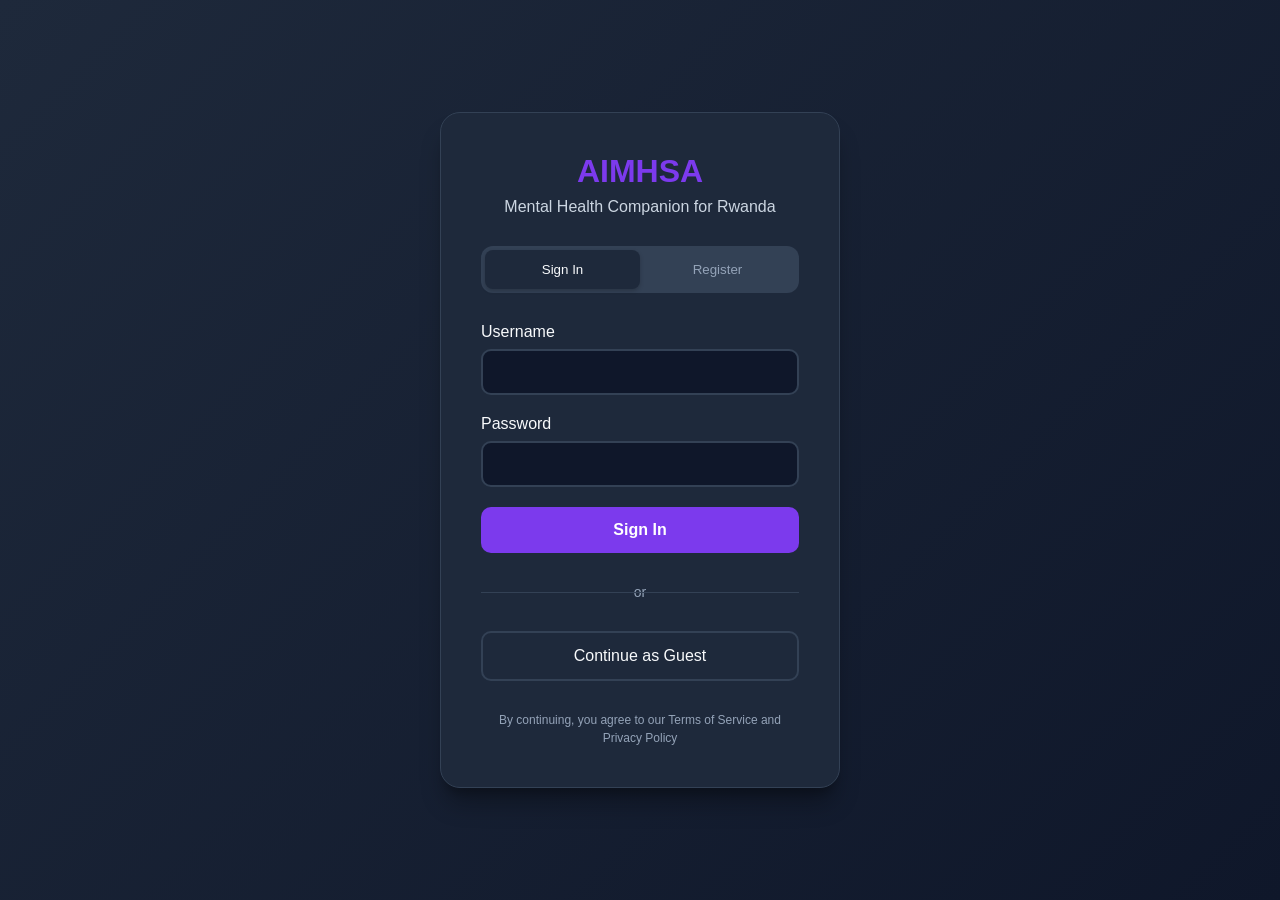
<file: chatbot/auth.html>
<!doctype html>
<html lang="en">
<head>
    <meta charset="utf-8" />
    <meta name="viewport" content="width=device-width,initial-scale=1" />
    <title>AIMHSA - Sign In</title>
    <link rel="stylesheet" href="auth.css" />
</head>
<body>
    <div class="auth-container">
        <div class="auth-card">
            <div class="auth-header">
                <h1 class="brand">AIMHSA</h1>
                <p class="subtitle">Mental Health Companion for Rwanda</p>
            </div>
            
            <div class="auth-tabs">
                <button class="tab-btn active" data-tab="signin">Sign In</button>
                <button class="tab-btn" data-tab="register">Register</button>
            </div>
            
            <form class="auth-form" id="authForm">
                <div class="tab-content" id="signin">
                    <div class="form-group">
                        <label for="loginUsername">Username</label>
                        <input type="text" id="loginUsername" name="loginUsername" required />
                    </div>
                    <div class="form-group">
                        <label for="loginPassword">Password</label>
                        <input type="password" id="loginPassword" name="loginPassword" required />
                    </div>
                    <button type="submit" class="auth-btn" id="signInBtn">Sign In</button>
                </div>
                
                <div class="tab-content hidden" id="register">
                    <div class="form-group">
                        <label for="regUsername">Username</label>
                        <input type="text" id="regUsername" name="regUsername" required />
                    </div>
                    <div class="form-group">
                        <label for="regPassword">Password</label>
                        <input type="password" id="regPassword" name="regPassword" required />
                    </div>
                    <div class="form-group">
                        <label for="regConfirmPassword">Confirm Password</label>
                        <input type="password" id="regConfirmPassword" name="regConfirmPassword" required />
                    </div>
                    <button type="submit" class="auth-btn" id="registerBtn">Create Account</button>
                </div>
            </form>
            
            <div class="auth-divider">
                <span>or</span>
            </div>
            
            <button class="anonymous-btn" id="anonBtn">Continue as Guest</button>
            
            <div class="auth-footer">
                <p>By continuing, you agree to our Terms of Service and Privacy Policy</p>
            </div>
        </div>
    </div>
    
    <script src="auth.js"></script>
</body>
</html>
</file>
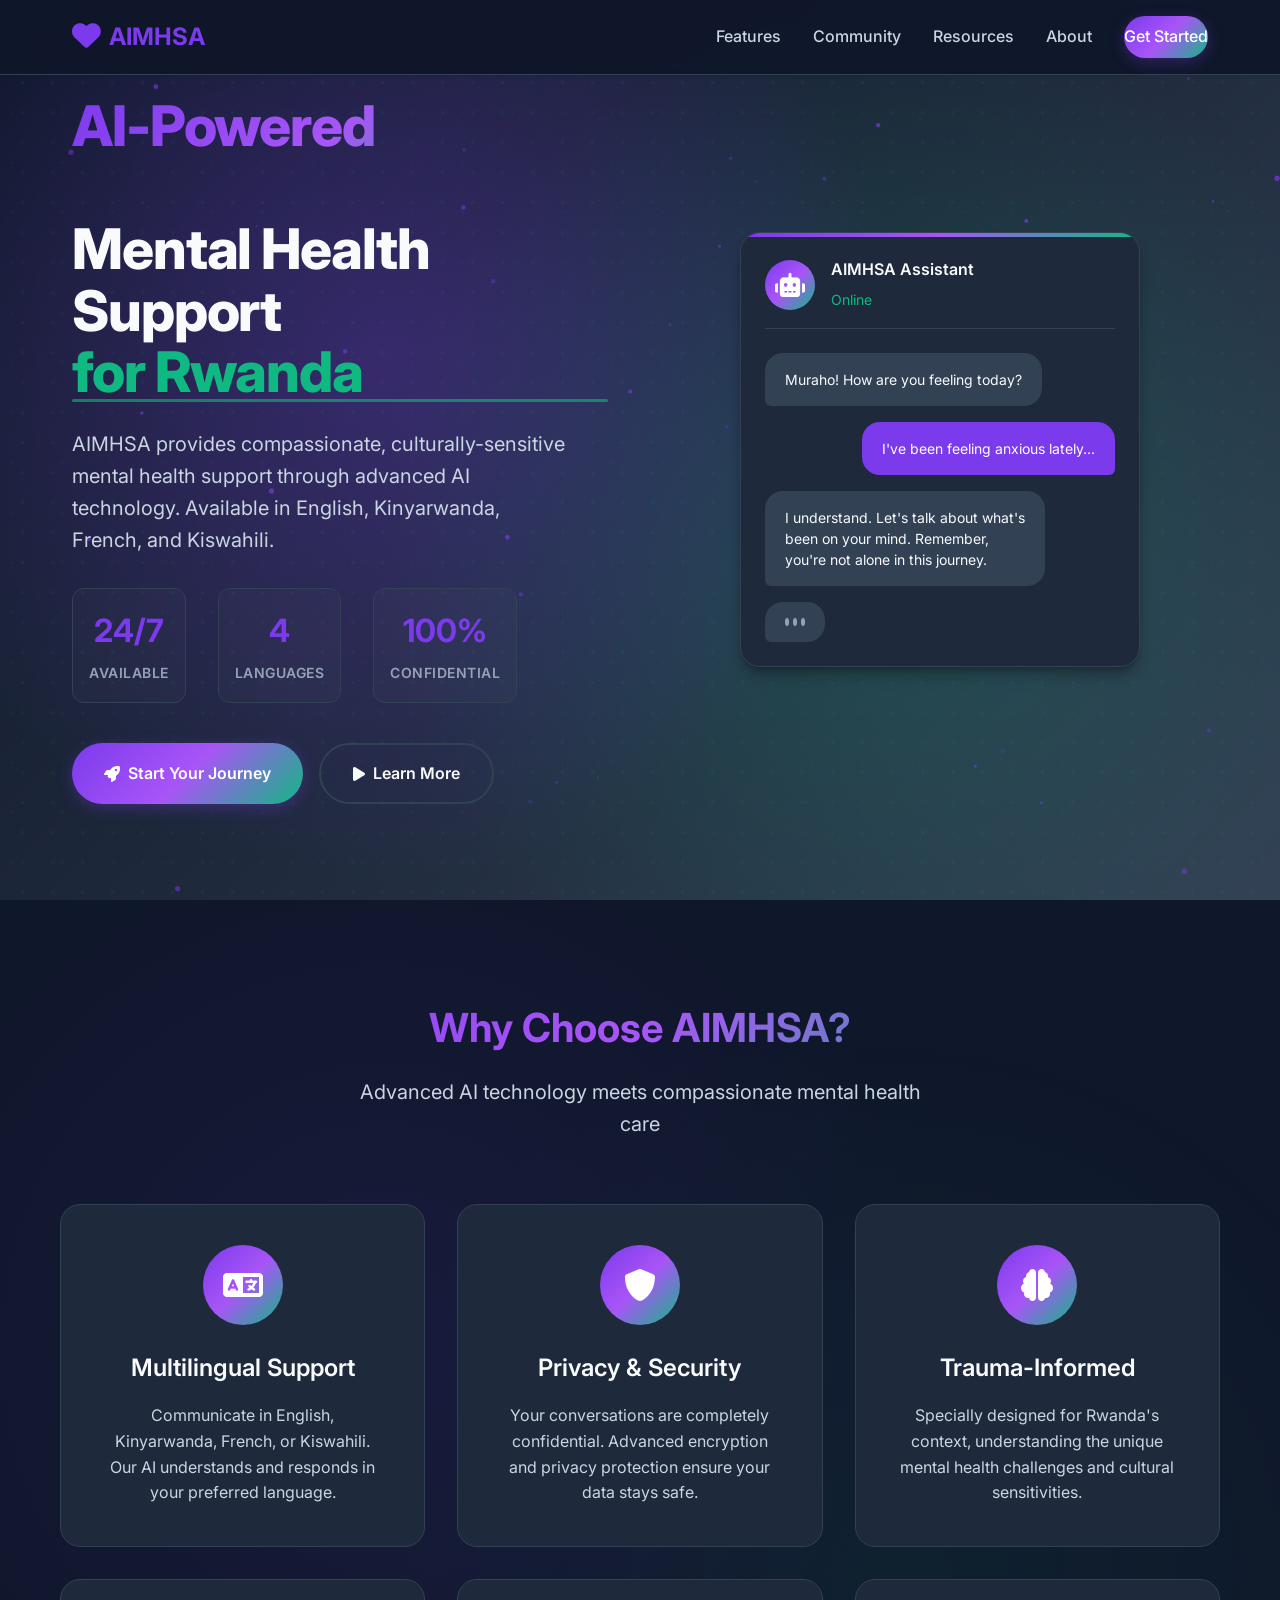
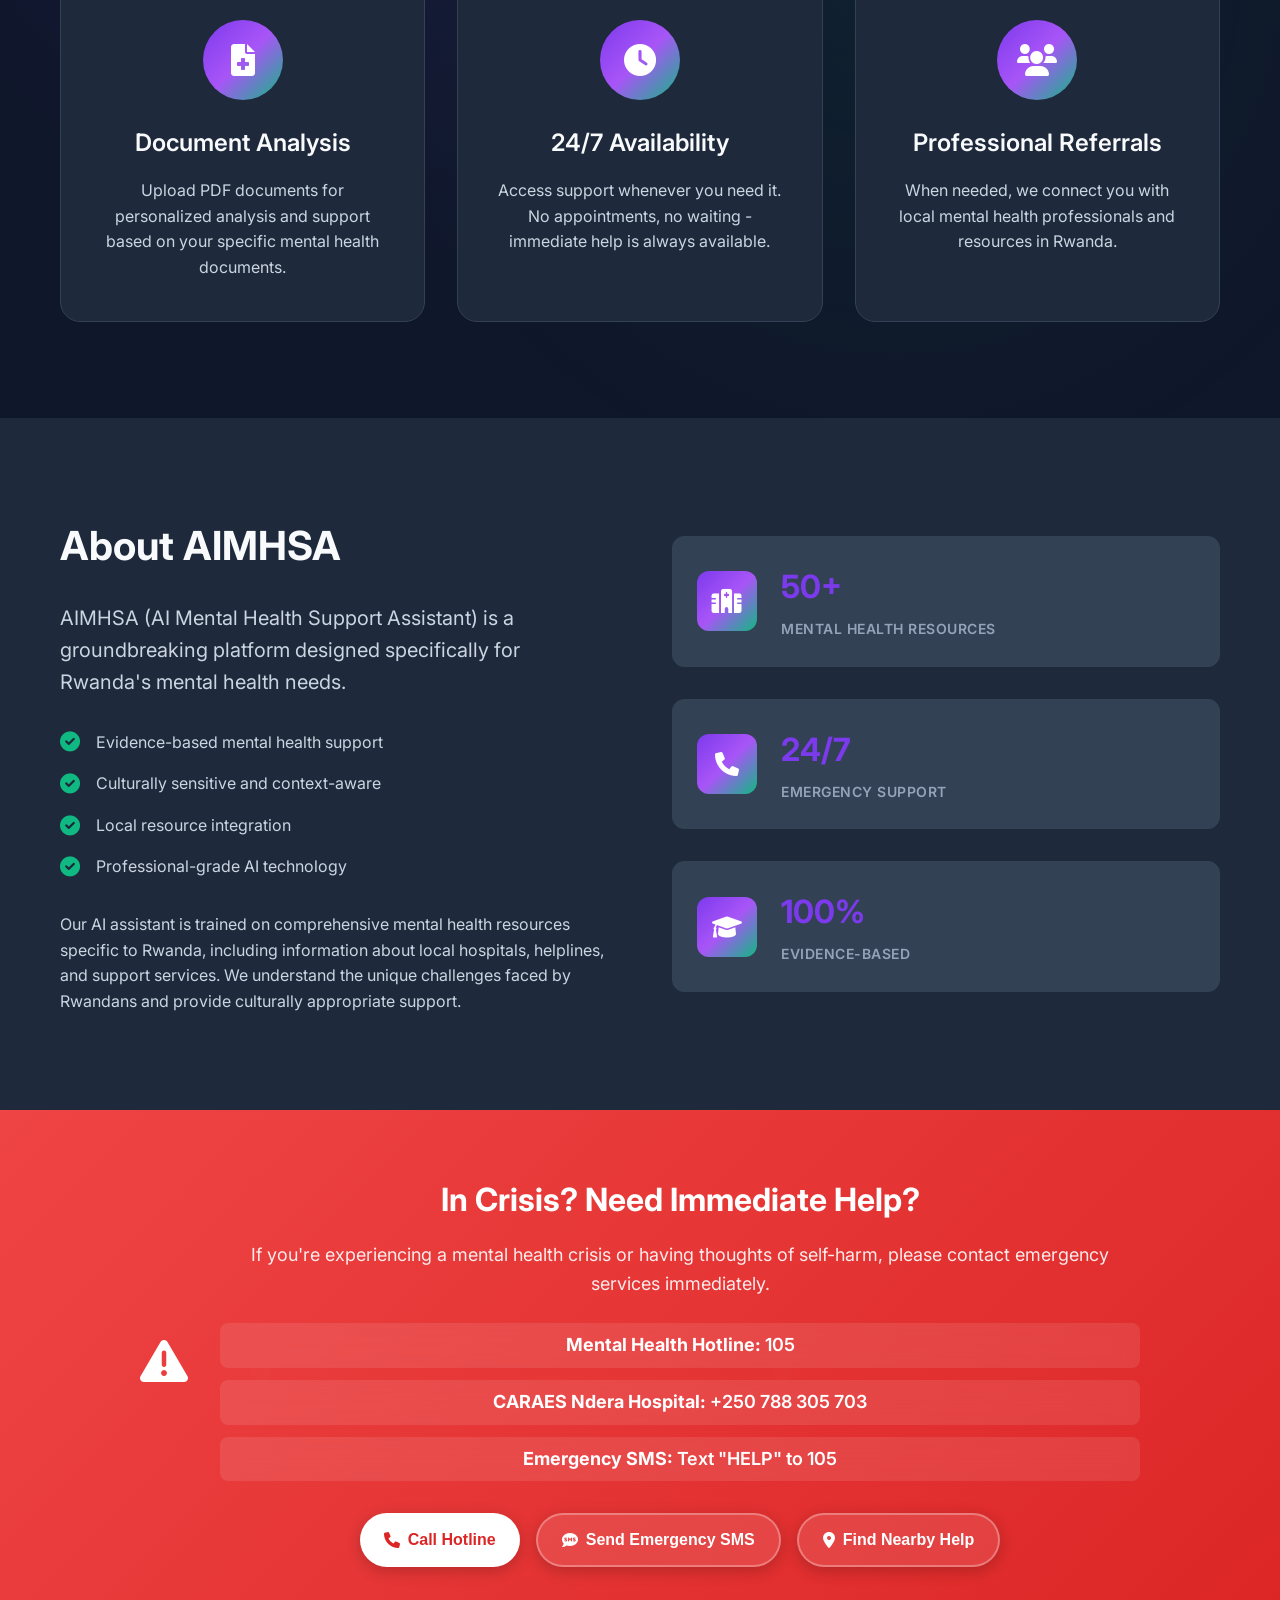
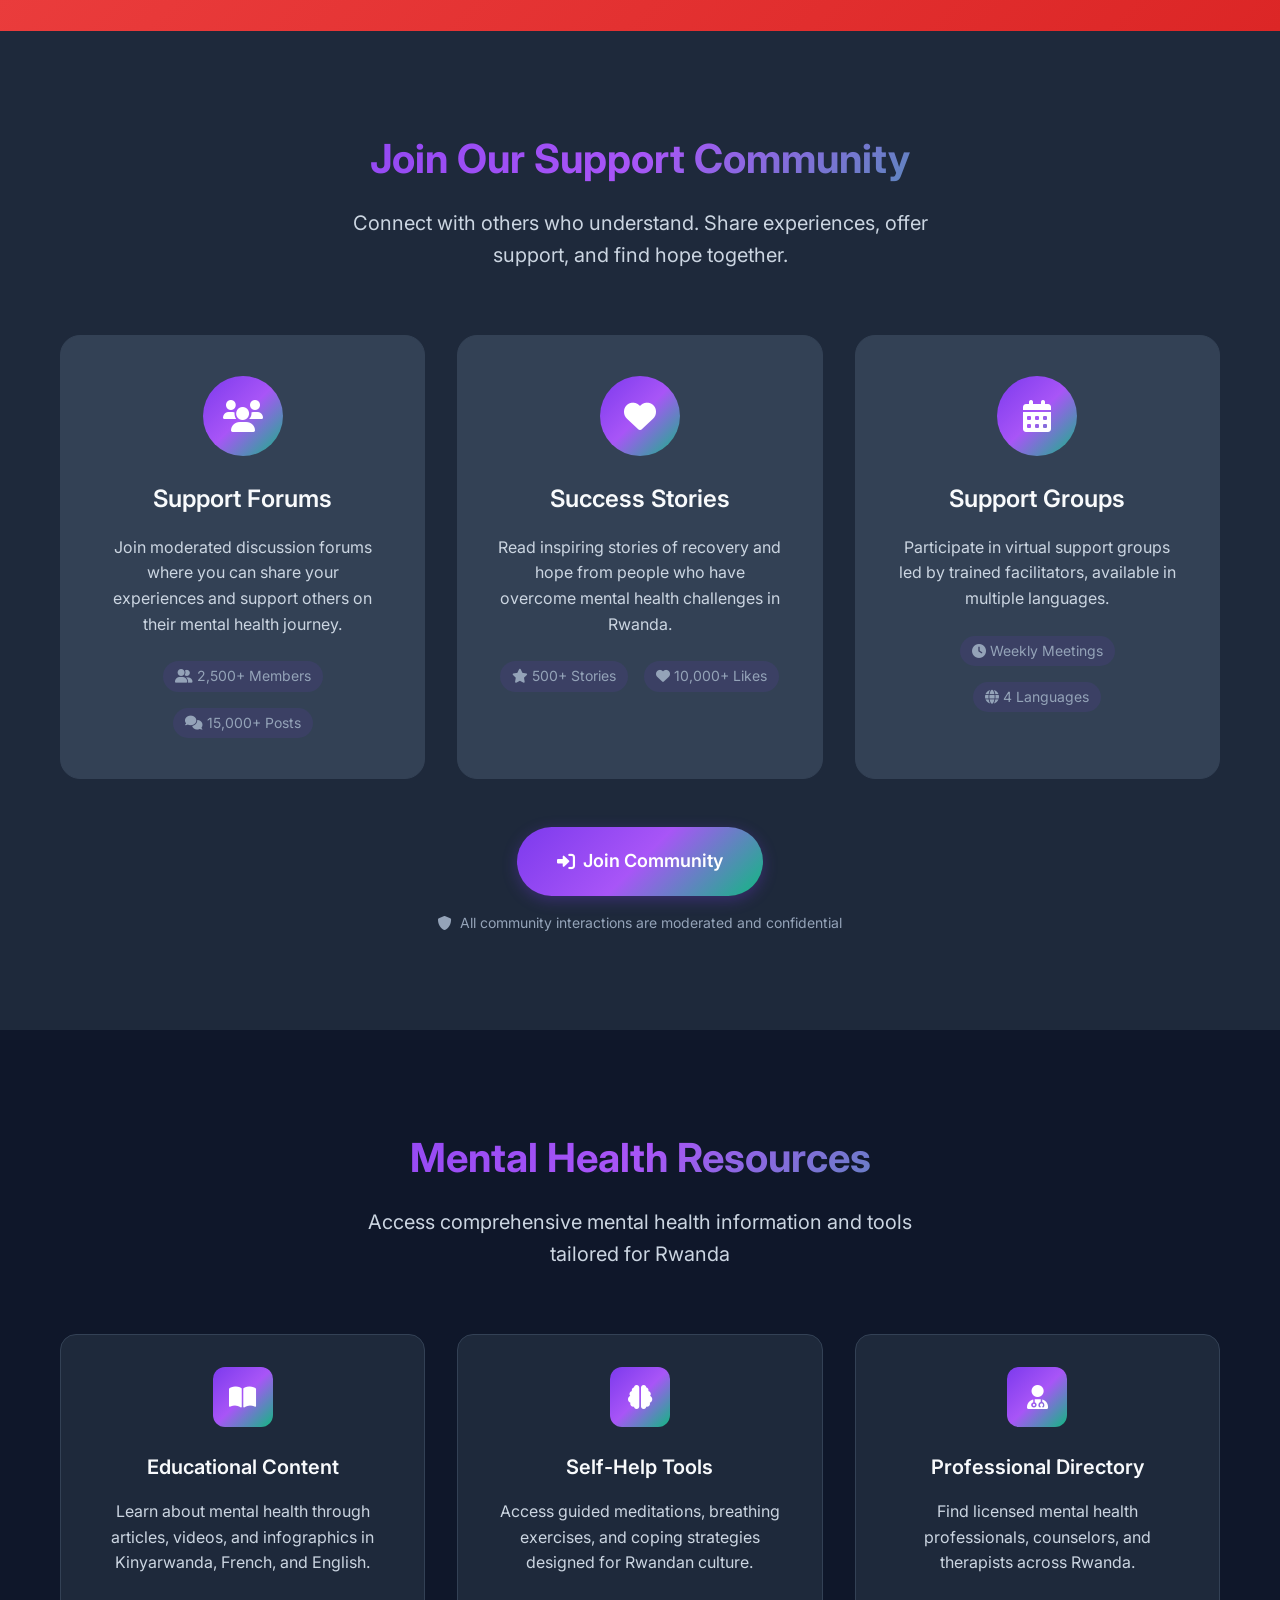
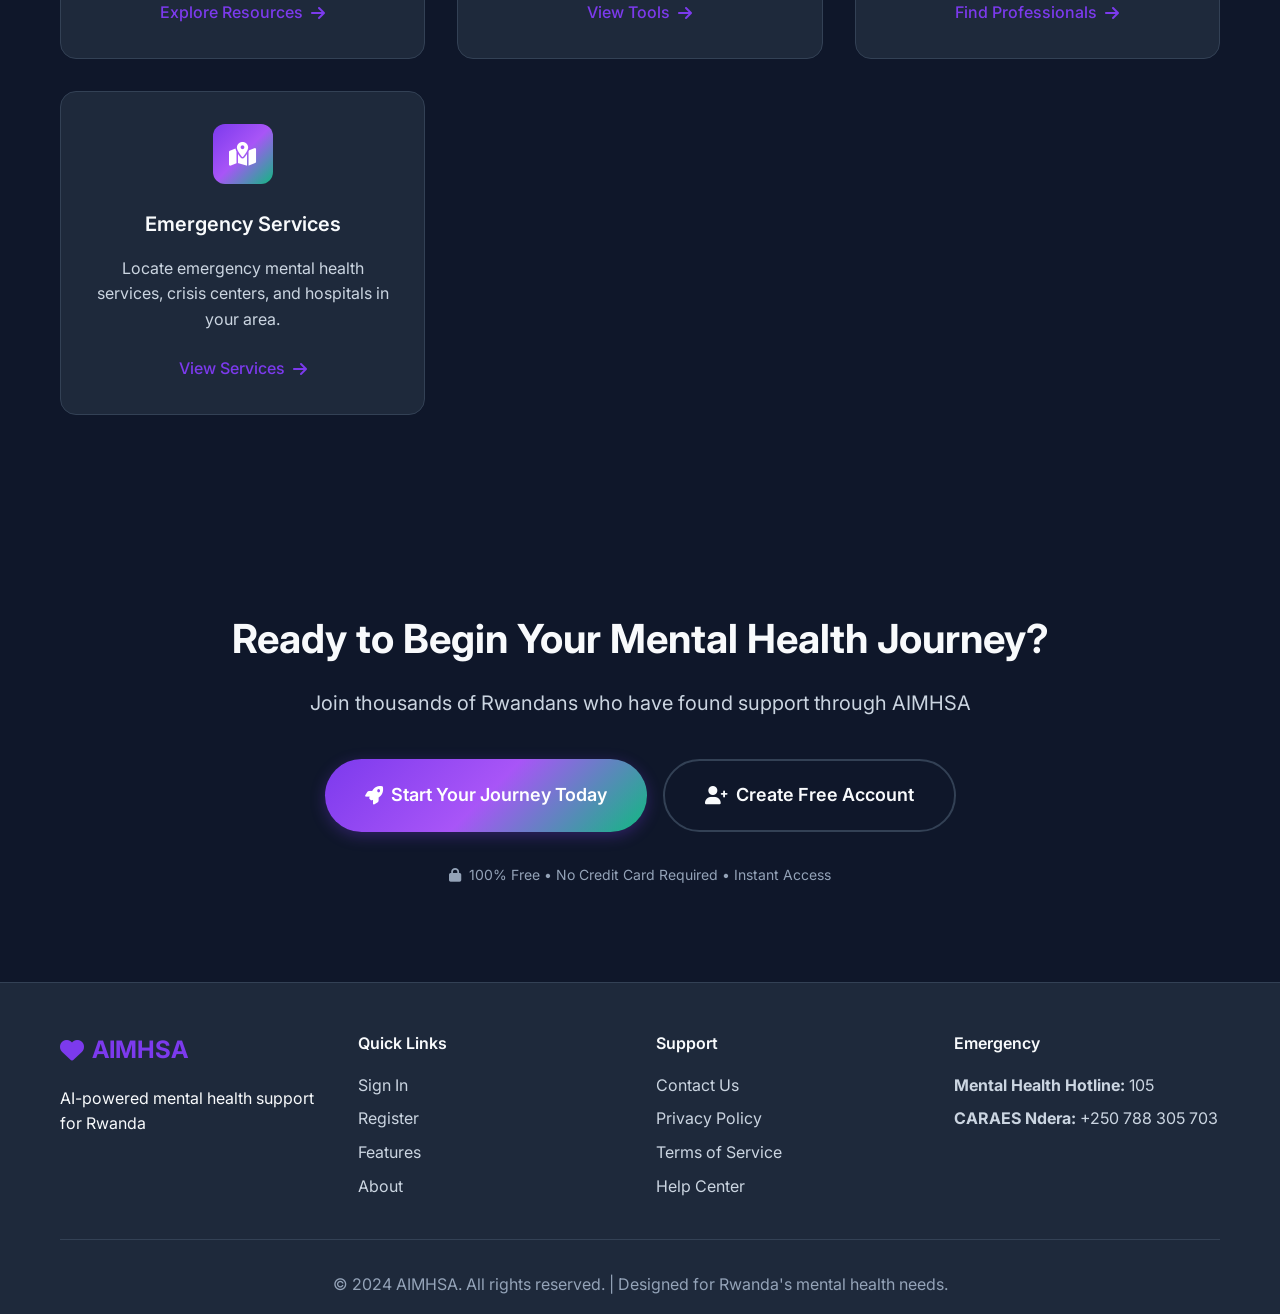
<file: chatbot/landing.html>
<!DOCTYPE html>
<html lang="en">
<head>
    <meta charset="UTF-8">
    <meta name="viewport" content="width=device-width, initial-scale=1.0">
    <title>AIMHSA - AI Mental Health Support for Rwanda</title>
    <link rel="stylesheet" href="landing.css?v=2">
    <link href="https://fonts.googleapis.com/css2?family=Inter:wght@300;400;500;600;700&display=swap" rel="stylesheet">
    <link rel="stylesheet" href="https://cdnjs.cloudflare.com/ajax/libs/font-awesome/6.0.0/css/all.min.css">
</head>
<body>
    <!-- Loading Screen -->
    <div id="loading-screen" class="loading-screen">
        <div class="loading-content">
            <div class="loading-logo">
                <i class="fas fa-heart"></i>
                <span>AIMHSA</span>
            </div>
            <div class="loading-spinner"></div>
            <p class="loading-text">Loading your mental health companion...</p>
        </div>
    </div>

    <!-- Navigation -->
    <nav class="navbar">
        <div class="nav-container">
            <div class="nav-logo">
                <i class="fas fa-heart"></i>
                <span>AIMHSA</span>
            </div>
            <div class="nav-links">
                <a href="#features">Features</a>
                <a href="#community">Community</a>
                <a href="#resources">Resources</a>
                <a href="#about">About</a>
                <a href="/login" class="nav-cta">Get Started</a>
            </div>
        </div>
    </nav>

    <!-- Hero Section -->
    <section class="hero">
        <div class="hero-background">
            <div class="hero-pattern"></div>
            <div class="hero-float-1"></div>
            <div class="hero-float-2"></div>
            <div class="hero-float-3"></div>
        </div>
        <div class="hero-content">
            <div class="hero-text">
                <h1 class="hero-title">
                    <span class="gradient-text">AI-Powered</span><br>
                    Mental Health Support<br>
                    <span class="highlight">for Rwanda</span>
                </h1>
                <p class="hero-description">
                    AIMHSA provides compassionate, culturally-sensitive mental health support 
                    through advanced AI technology. Available in English, Kinyarwanda, French, 
                    and Kiswahili.
                </p>
                <div class="hero-stats">
                    <div class="stat">
                        <span class="stat-number">24/7</span>
                        <span class="stat-label">Available</span>
                    </div>
                    <div class="stat">
                        <span class="stat-number">4</span>
                        <span class="stat-label">Languages</span>
                    </div>
                    <div class="stat">
                        <span class="stat-number">100%</span>
                        <span class="stat-label">Confidential</span>
                    </div>
                </div>
                <div class="hero-actions">
                    <a href="/login" class="btn-primary">
                        <i class="fas fa-rocket"></i>
                        Start Your Journey
                    </a>
                    <a href="#features" class="btn-secondary">
                        <i class="fas fa-play"></i>
                        Learn More
                    </a>
                </div>
            </div>
            <div class="hero-visual">
                <div class="chat-preview">
                    <div class="chat-header">
                        <div class="chat-avatar">
                            <i class="fas fa-robot"></i>
                        </div>
                        <div class="chat-info">
                            <span class="chat-name">AIMHSA Assistant</span>
                            <span class="chat-status">Online</span>
                        </div>
                    </div>
                    <div class="chat-messages">
                        <div class="message bot-message">
                            <div class="message-content">
                                <p>Muraho! How are you feeling today?</p>
                            </div>
                        </div>
                        <div class="message user-message">
                            <div class="message-content">
                                <p>I've been feeling anxious lately...</p>
                            </div>
                        </div>
                        <div class="message bot-message">
                            <div class="message-content">
                                <p>I understand. Let's talk about what's been on your mind. Remember, you're not alone in this journey.</p>
                            </div>
                        </div>
                    </div>
                    <div class="typing-indicator">
                        <span></span>
                        <span></span>
                        <span></span>
                    </div>
                </div>
            </div>
        </div>
    </section>

    <!-- Features Section -->
    <section id="features" class="features">
        <div class="container">
            <div class="section-header">
                <h2>Why Choose AIMHSA?</h2>
                <p>Advanced AI technology meets compassionate mental health care</p>
            </div>
            <div class="features-grid">
                <div class="feature-card">
                    <div class="feature-icon">
                        <i class="fas fa-language"></i>
                    </div>
                    <h3>Multilingual Support</h3>
                    <p>Communicate in English, Kinyarwanda, French, or Kiswahili. Our AI understands and responds in your preferred language.</p>
                </div>
                <div class="feature-card">
                    <div class="feature-icon">
                        <i class="fas fa-shield-alt"></i>
                    </div>
                    <h3>Privacy & Security</h3>
                    <p>Your conversations are completely confidential. Advanced encryption and privacy protection ensure your data stays safe.</p>
                </div>
                <div class="feature-card">
                    <div class="feature-icon">
                        <i class="fas fa-brain"></i>
                    </div>
                    <h3>Trauma-Informed</h3>
                    <p>Specially designed for Rwanda's context, understanding the unique mental health challenges and cultural sensitivities.</p>
                </div>
                <div class="feature-card">
                    <div class="feature-icon">
                        <i class="fas fa-file-medical"></i>
                    </div>
                    <h3>Document Analysis</h3>
                    <p>Upload PDF documents for personalized analysis and support based on your specific mental health documents.</p>
                </div>
                <div class="feature-card">
                    <div class="feature-icon">
                        <i class="fas fa-clock"></i>
                    </div>
                    <h3>24/7 Availability</h3>
                    <p>Access support whenever you need it. No appointments, no waiting - immediate help is always available.</p>
                </div>
                <div class="feature-card">
                    <div class="feature-icon">
                        <i class="fas fa-users"></i>
                    </div>
                    <h3>Professional Referrals</h3>
                    <p>When needed, we connect you with local mental health professionals and resources in Rwanda.</p>
                </div>
            </div>
        </div>
    </section>

    <!-- About Section -->
    <section id="about" class="about">
        <div class="container">
            <div class="about-content">
                <div class="about-text">
                    <h2>About AIMHSA</h2>
                    <p class="about-intro">
                        AIMHSA (AI Mental Health Support Assistant) is a groundbreaking platform 
                        designed specifically for Rwanda's mental health needs.
                    </p>
                    <div class="about-features">
                        <div class="about-feature">
                            <i class="fas fa-check-circle"></i>
                            <span>Evidence-based mental health support</span>
                        </div>
                        <div class="about-feature">
                            <i class="fas fa-check-circle"></i>
                            <span>Culturally sensitive and context-aware</span>
                        </div>
                        <div class="about-feature">
                            <i class="fas fa-check-circle"></i>
                            <span>Local resource integration</span>
                        </div>
                        <div class="about-feature">
                            <i class="fas fa-check-circle"></i>
                            <span>Professional-grade AI technology</span>
                        </div>
                    </div>
                    <p class="about-description">
                        Our AI assistant is trained on comprehensive mental health resources 
                        specific to Rwanda, including information about local hospitals, helplines, 
                        and support services. We understand the unique challenges faced by 
                        Rwandans and provide culturally appropriate support.
                    </p>
                </div>
                <div class="about-visual">
                    <div class="stats-container">
                        <div class="stat-item">
                            <div class="stat-icon">
                                <i class="fas fa-hospital"></i>
                            </div>
                            <div class="stat-info">
                                <span class="stat-number">50+</span>
                                <span class="stat-label">Mental Health Resources</span>
                            </div>
                        </div>
                        <div class="stat-item">
                            <div class="stat-icon">
                                <i class="fas fa-phone"></i>
                            </div>
                            <div class="stat-info">
                                <span class="stat-number">24/7</span>
                                <span class="stat-label">Emergency Support</span>
                            </div>
                        </div>
                        <div class="stat-item">
                            <div class="stat-icon">
                                <i class="fas fa-graduation-cap"></i>
                            </div>
                            <div class="stat-info">
                                <span class="stat-number">100%</span>
                                <span class="stat-label">Evidence-Based</span>
                            </div>
                        </div>
                    </div>
                </div>
            </div>
        </div>
    </section>

    <!-- Emergency Section -->
    <section class="emergency">
        <div class="container">
            <div class="emergency-content">
                <div class="emergency-icon">
                    <i class="fas fa-exclamation-triangle"></i>
                </div>
                <div class="emergency-text">
                    <h3>In Crisis? Need Immediate Help?</h3>
                    <p>If you're experiencing a mental health crisis or having thoughts of self-harm, please contact emergency services immediately.</p>
                    <div class="emergency-contacts">
                        <div class="contact-item">
                            <strong>Mental Health Hotline:</strong> 105
                        </div>
                        <div class="contact-item">
                            <strong>CARAES Ndera Hospital:</strong> +250 788 305 703
                        </div>
                        <div class="contact-item">
                            <strong>Emergency SMS:</strong> Text "HELP" to 105
                        </div>
                    </div>
                    <div class="emergency-actions">
                        <button class="btn-emergency" onclick="callEmergency('105')">
                            <i class="fas fa-phone"></i>
                            Call Hotline
                        </button>
                        <button class="btn-emergency secondary" onclick="sendEmergencySMS()">
                            <i class="fas fa-sms"></i>
                            Send Emergency SMS
                        </button>
                        <button class="btn-emergency secondary" onclick="findNearbyHelp()">
                            <i class="fas fa-map-marker-alt"></i>
                            Find Nearby Help
                        </button>
                    </div>
                </div>
            </div>
        </div>
    </section>

    <!-- Community Section -->
    <section id="community" class="community">
        <div class="container">
            <div class="section-header">
                <h2>Join Our Support Community</h2>
                <p>Connect with others who understand. Share experiences, offer support, and find hope together.</p>
            </div>
            <div class="community-grid">
                <div class="community-card">
                    <div class="community-icon">
                        <i class="fas fa-users"></i>
                    </div>
                    <h3>Support Forums</h3>
                    <p>Join moderated discussion forums where you can share your experiences and support others on their mental health journey.</p>
                    <div class="community-stats">
                        <span><i class="fas fa-user-friends"></i> 2,500+ Members</span>
                        <span><i class="fas fa-comments"></i> 15,000+ Posts</span>
                    </div>
                </div>
                <div class="community-card">
                    <div class="community-icon">
                        <i class="fas fa-heart"></i>
                    </div>
                    <h3>Success Stories</h3>
                    <p>Read inspiring stories of recovery and hope from people who have overcome mental health challenges in Rwanda.</p>
                    <div class="community-stats">
                        <span><i class="fas fa-star"></i> 500+ Stories</span>
                        <span><i class="fas fa-heart"></i> 10,000+ Likes</span>
                    </div>
                </div>
                <div class="community-card">
                    <div class="community-icon">
                        <i class="fas fa-calendar-alt"></i>
                    </div>
                    <h3>Support Groups</h3>
                    <p>Participate in virtual support groups led by trained facilitators, available in multiple languages.</p>
                    <div class="community-stats">
                        <span><i class="fas fa-clock"></i> Weekly Meetings</span>
                        <span><i class="fas fa-globe"></i> 4 Languages</span>
                    </div>
                </div>
            </div>
            <div class="community-cta">
                <a href="/login" class="btn-primary large">
                    <i class="fas fa-sign-in-alt"></i>
                    Join Community
                </a>
                <p class="community-note">
                    <i class="fas fa-shield-alt"></i>
                    All community interactions are moderated and confidential
                </p>
            </div>
        </div>
    </section>

    <!-- Resources Section -->
    <section id="resources" class="resources">
        <div class="container">
            <div class="section-header">
                <h2>Mental Health Resources</h2>
                <p>Access comprehensive mental health information and tools tailored for Rwanda</p>
            </div>
            <div class="resources-grid">
                <div class="resource-card">
                    <div class="resource-icon">
                        <i class="fas fa-book-open"></i>
                    </div>
                    <h3>Educational Content</h3>
                    <p>Learn about mental health through articles, videos, and infographics in Kinyarwanda, French, and English.</p>
                    <a href="#" class="resource-link">Explore Resources <i class="fas fa-arrow-right"></i></a>
                </div>
                <div class="resource-card">
                    <div class="resource-icon">
                        <i class="fas fa-brain"></i>
                    </div>
                    <h3>Self-Help Tools</h3>
                    <p>Access guided meditations, breathing exercises, and coping strategies designed for Rwandan culture.</p>
                    <a href="#" class="resource-link">View Tools <i class="fas fa-arrow-right"></i></a>
                </div>
                <div class="resource-card">
                    <div class="resource-icon">
                        <i class="fas fa-user-md"></i>
                    </div>
                    <h3>Professional Directory</h3>
                    <p>Find licensed mental health professionals, counselors, and therapists across Rwanda.</p>
                    <a href="#" class="resource-link">Find Professionals <i class="fas fa-arrow-right"></i></a>
                </div>
                <div class="resource-card">
                    <div class="resource-icon">
                        <i class="fas fa-map-marked-alt"></i>
                    </div>
                    <h3>Emergency Services</h3>
                    <p>Locate emergency mental health services, crisis centers, and hospitals in your area.</p>
                    <a href="#" class="resource-link">View Services <i class="fas fa-arrow-right"></i></a>
                </div>
            </div>
        </div>
    </section>

    <!-- CTA Section -->
    <section class="cta">
        <div class="container">
            <div class="cta-content">
                <h2>Ready to Begin Your Mental Health Journey?</h2>
                <p>Join thousands of Rwandans who have found support through AIMHSA</p>
                <div class="cta-actions">
                    <a href="/login" class="btn-primary large">
                        <i class="fas fa-rocket"></i>
                        Start Your Journey Today
                    </a>
                    <a href="/register" class="btn-secondary large">
                        <i class="fas fa-user-plus"></i>
                        Create Free Account
                    </a>
                </div>
                <div class="cta-note">
                    <i class="fas fa-lock"></i>
                    <span>100% Free • No Credit Card Required • Instant Access</span>
                </div>
            </div>
        </div>
    </section>

    <!-- Footer -->
    <footer class="footer">
        <div class="container">
            <div class="footer-content">
                <div class="footer-section">
                    <div class="footer-logo">
                        <i class="fas fa-heart"></i>
                        <span>AIMHSA</span>
                    </div>
                    <p>AI-powered mental health support for Rwanda</p>
                </div>
                <div class="footer-section">
                    <h4>Quick Links</h4>
                    <ul>
                        <li><a href="/login">Sign In</a></li>
                        <li><a href="/register">Register</a></li>
                        <li><a href="#features">Features</a></li>
                        <li><a href="#about">About</a></li>
                    </ul>
                </div>
                <div class="footer-section">
                    <h4>Support</h4>
                    <ul>
                        <li><a href="#contact">Contact Us</a></li>
                        <li><a href="#">Privacy Policy</a></li>
                        <li><a href="#">Terms of Service</a></li>
                        <li><a href="#">Help Center</a></li>
                    </ul>
                </div>
                <div class="footer-section">
                    <h4>Emergency</h4>
                    <div class="emergency-info">
                        <p><strong>Mental Health Hotline:</strong> 105</p>
                        <p><strong>CARAES Ndera:</strong> +250 788 305 703</p>
                    </div>
                </div>
            </div>
            <div class="footer-bottom">
                <p>&copy; 2024 AIMHSA. All rights reserved. | Designed for Rwanda's mental health needs.</p>
            </div>
        </div>
    </footer>

    <script src="landing.js?v=2"></script>
    <script>
        // Debug script to check what's happening
        console.log('Landing page loaded successfully!');
        console.log('Current URL:', window.location.href);
        console.log('No redirects should happen from this page');
        
        // Check if there are any other scripts that might be causing redirects
        setTimeout(() => {
            console.log('After 1 second, URL is still:', window.location.href);
        }, 1000);
    </script>
</body>
</html>
</file>
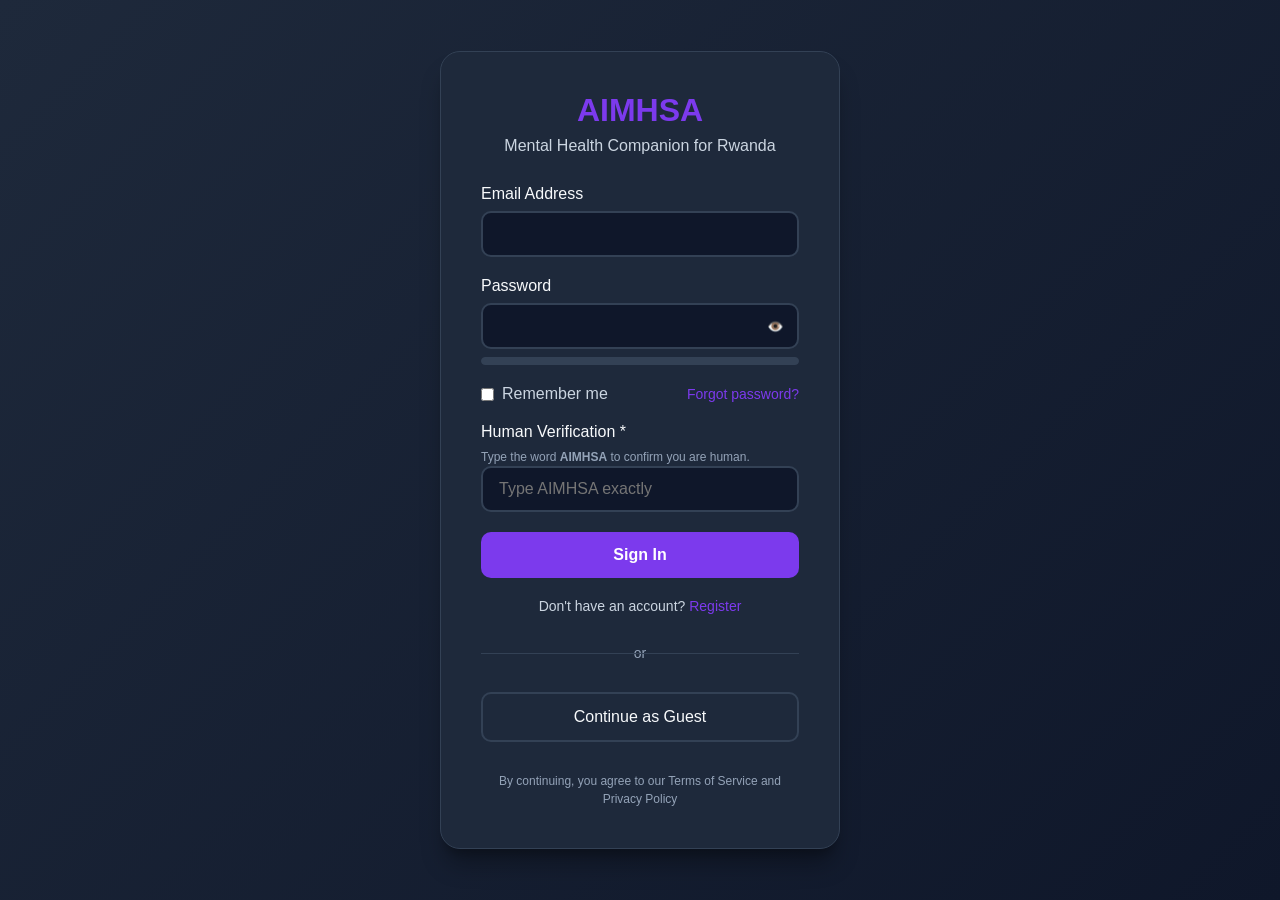
<file: chatbot/login.html>
<!doctype html>
<html lang="en">
<head>
    <meta charset="utf-8" />
    <meta name="viewport" content="width=device-width,initial-scale=1" />
    <title>AIMHSA - Sign In</title>
    <link rel="stylesheet" href="auth.css" />
</head>
<body>
    <div class="auth-container">
        <div class="auth-card">
            <div class="auth-header">
                <h1 class="brand">AIMHSA</h1>
                <p class="subtitle">Mental Health Companion for Rwanda</p>
            </div>
            
	            <form class="auth-form" id="loginForm" novalidate>
                <div class="form-group">
                    <label for="loginEmail">Email Address</label>
	                    <input type="email" id="loginEmail" name="loginEmail" autocomplete="email" required />
	                    <div class="input-hint" id="emailHint" aria-live="polite"></div>
                </div>
	                <div class="form-group">
                    <label for="loginPassword">Password</label>
	                    <div class="password-field">
	                        <input type="password" id="loginPassword" name="loginPassword" autocomplete="current-password" required />
	                        <button type="button" class="toggle-password" id="togglePassword" aria-label="Show password" aria-pressed="false">👁️</button>
	                    </div>
	                    <div class="input-row">
	                        <div class="password-meter" id="passwordMeter" aria-hidden="true">
	                            <div class="password-meter-bar" id="passwordMeterBar"></div>
	                        </div>
	                        <div class="caps-lock" id="capsLockIndicator" hidden>Caps Lock is ON</div>
	                    </div>
                </div>
	                <div class="form-row">
	                    <label class="remember-me">
	                        <input type="checkbox" id="rememberMe" />
	                        <span>Remember me </span>
	                    </label>
	                    <a class="forgot-link" id="forgotLink" href="#">Forgot password?</a>
	                </div>
	                
                <div class="form-group" id="humanCheckGroup">
                    <label for="loginHumanCheck">Human Verification *</label>
                    <p class="field-help">Type the word <strong>AIMHSA</strong> to confirm you are human.</p>
                    <input type="text" id="loginHumanCheck" name="loginHumanCheck" placeholder="Type AIMHSA exactly" required />
                    <div class="field-error" id="loginHumanCheckError"></div>
	                </div>
	                
                <button type="submit" class="auth-btn" id="signInBtn">Sign In</button>
            </form>
            
            <div class="auth-links">
                <p>Don't have an account? <a href="/register">Register</a></p>
            </div>
            
            
            <div class="auth-divider">
                <span>or</span>
            </div>
            
            <button class="anonymous-btn" id="anonBtn">Continue as Guest</button>
	            
	            <!-- Optional MFA Modal (shown only if server requests it) -->
	            <div class="modal" id="mfaModal" aria-hidden="true" role="dialog" aria-modal="true">
	                <div class="modal-backdrop" id="mfaBackdrop"></div>
	                <div class="modal-content" role="document">
	                    <div class="modal-header">
	                        <h2>Two-Factor Authentication</h2>
	                        <button type="button" class="modal-close" id="mfaClose" aria-label="Close">✕</button>
	                    </div>
	                    <div class="modal-body">
	                        <p>Enter the 6-digit code from your authenticator app or SMS.</p>
	                        <div class="form-group">
	                            <label for="mfaCode">One-Time Code</label>
	                            <input type="text" inputmode="numeric" pattern="[0-9]*" maxlength="6" id="mfaCode" autocomplete="one-time-code" />
	                        </div>
	                        <div class="modal-actions">
	                            <button type="button" class="auth-btn" id="mfaVerifyBtn">Verify</button>
	                            <button type="button" class="secondary-btn" id="mfaResendBtn">Resend code</button>
	                        </div>
	                        <div class="modal-message" id="mfaMessage" aria-live="polite"></div>
	                    </div>
	                </div>
	            </div>

	            <!-- Forgot Password Modal -->
	            <div class="modal" id="fpModal" aria-hidden="true" role="dialog" aria-modal="true">
	                <div class="modal-backdrop" id="fpBackdrop"></div>
	                <div class="modal-content" role="document">
	                    <div class="modal-header">
	                        <h2>Reset your password</h2>
	                        <button type="button" class="modal-close" id="fpClose" aria-label="Close">✕</button>
	                    </div>
	                    <div class="modal-body">
	                        <div class="fp-step fp-step-1">
	                            <p>Enter your email address to receive a reset code.</p>
	                            <div class="form-group">
	                                <label for="fpEmail">Email Address</label>
	                                <input type="email" id="fpEmail" autocomplete="email" />
	                            </div>

	                            <div class="modal-actions">
	                                <button type="button" class="auth-btn" id="fpRequestBtn">Send code</button>
	                            </div>
	                        </div>

	                        <div class="fp-step fp-step-2 hidden">
	                            <p>Enter the code and your new password.</p>
	                            <div class="form-group">
	                                <label for="fpCode">Reset Code</label>
	                                <input type="text" id="fpCode" inputmode="numeric" maxlength="6" />
	                            </div>
	                            <div class="form-group">
	                                <label for="fpNewPassword">New Password</label>
	                                <input type="password" id="fpNewPassword" />
	                            </div>
	                            <div class="modal-actions">
	                                <button type="button" class="auth-btn" id="fpApplyBtn">Reset password</button>
	                                <button type="button" class="secondary-btn" id="fpResendBtn">Resend code</button>
	                            </div>
	                        </div>

	                        <div class="modal-message" id="fpMessage" aria-live="polite"></div>
	                    </div>
	                </div>
	            </div>
            
            <div class="auth-footer">
                <p>By continuing, you agree to our Terms of Service and Privacy Policy</p>
            </div>
        </div>
    </div>
    
    <script src="login.js?v=fp2"></script>
</body>
</html>
</file>
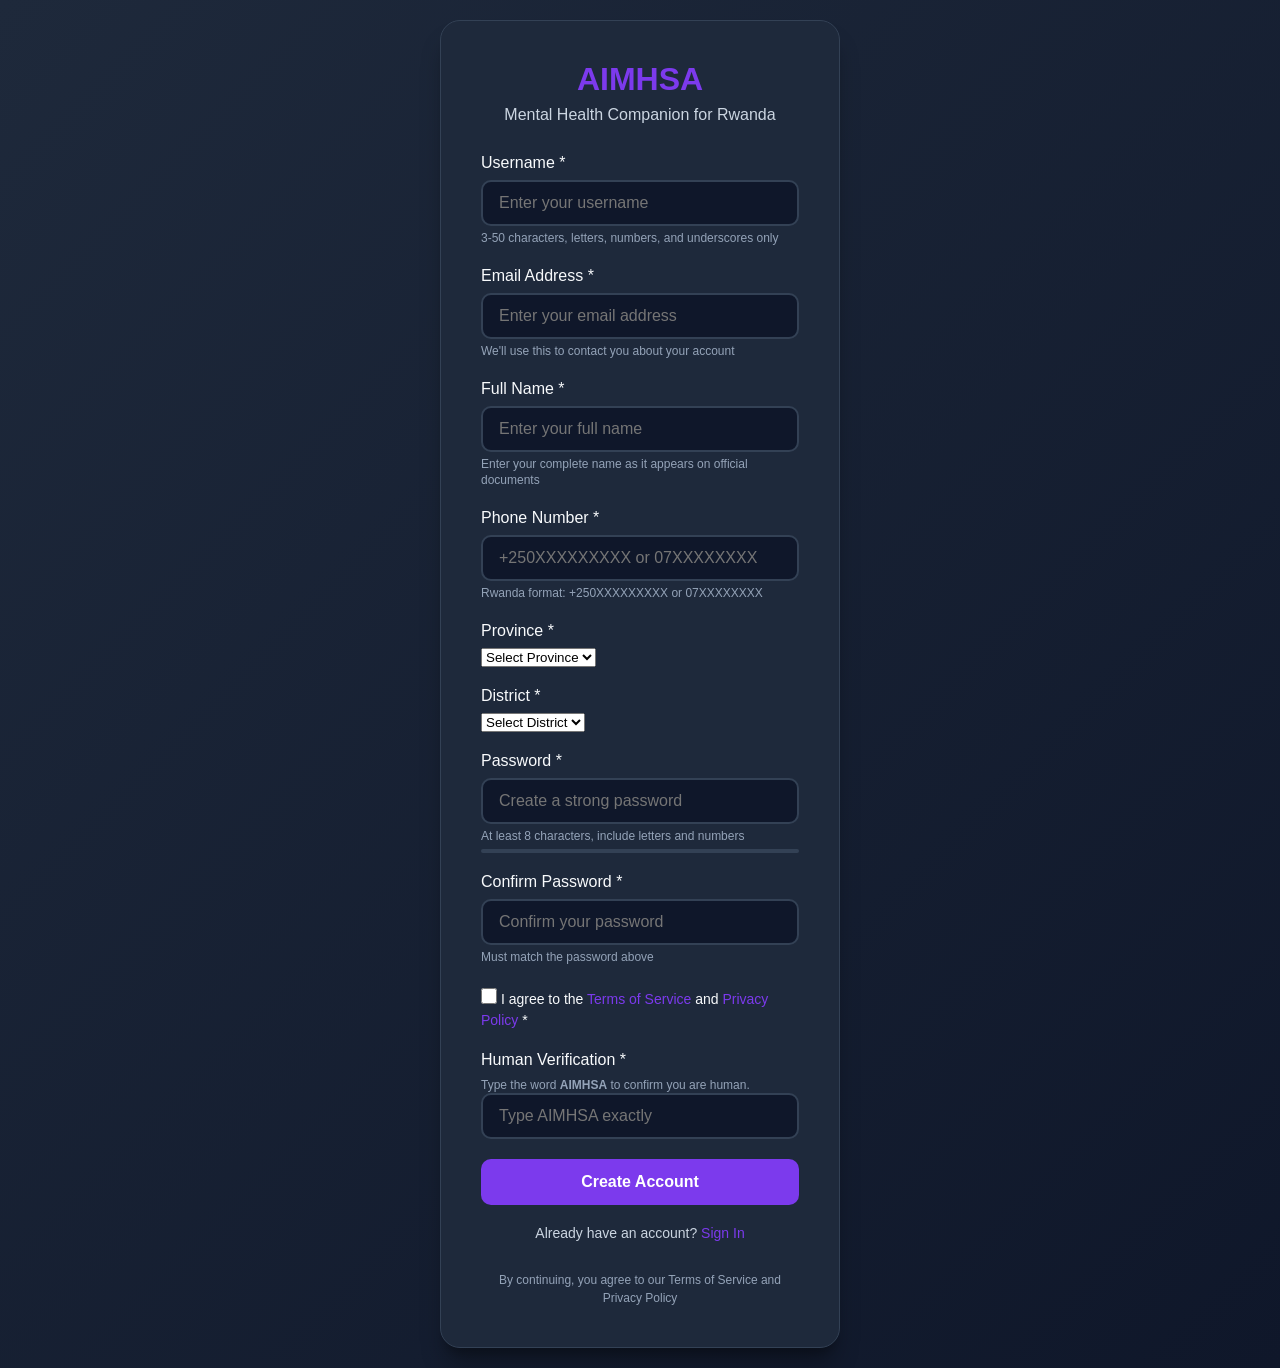
<file: chatbot/register.html>
<!doctype html>
<html lang="en">
<head>
    <meta charset="utf-8" />
    <meta name="viewport" content="width=device-width,initial-scale=1" />
    <title>AIMHSA - Create Account</title>
    <link rel="stylesheet" href="auth.css" />
</head>
<body>
    <div class="auth-container">
        <div class="auth-card">
            <div class="auth-header">
                <h1 class="brand">AIMHSA</h1>
                <p class="subtitle">Mental Health Companion for Rwanda</p>
            </div>
            
            <form class="auth-form" id="registerForm" novalidate>
                <div class="form-group">
                    <label for="regUsername">Username *</label>
                    <input type="text" id="regUsername" name="regUsername" 
                           placeholder="Enter your username" 
                           minlength="3" maxlength="50" 
                           pattern="^[a-zA-Z0-9_]+$" 
                           title="Username can only contain letters, numbers, and underscores"
                           required />
                    <div class="field-error" id="regUsernameError"></div>
                    <div class="field-help">3-50 characters, letters, numbers, and underscores only</div>
                </div>
                
                <div class="form-group">
                    <label for="regEmail">Email Address *</label>
                    <input type="email" id="regEmail" name="regEmail" 
                           placeholder="Enter your email address" 
                           maxlength="100"
                           title="Enter a valid email address"
                           required />
                    <div class="field-error" id="regEmailError"></div>
                    <div class="field-help">We'll use this to contact you about your account</div>
                </div>
                
                <div class="form-group">
                    <label for="regFullname">Full Name *</label>
                    <input type="text" id="regFullname" name="regFullname" 
                           placeholder="Enter your full name" 
                           minlength="2" maxlength="100"
                           pattern="^[a-zA-Z\s\-'\.]+$"
                           title="Enter your full name (letters, spaces, hyphens, apostrophes, and periods only)"
                           required />
                    <div class="field-error" id="regFullnameError"></div>
                    <div class="field-help">Enter your complete name as it appears on official documents</div>
                </div>
                
                <div class="form-group">
                    <label for="regTelephone">Phone Number *</label>
                    <input type="tel" id="regTelephone" name="regTelephone" 
                           placeholder="+250XXXXXXXXX or 07XXXXXXXX" 
                           pattern="^(\+250|0)[0-9]{9}$"
                           title="Enter a valid Rwanda phone number"
                           required />
                    <div class="field-error" id="regTelephoneError"></div>
                    <div class="field-help">Rwanda format: +250XXXXXXXXX or 07XXXXXXXX</div>
                </div>
                
                <div class="form-group">
                    <label for="regProvince">Province *</label>
                    <select id="regProvince" name="regProvince" required>
                        <option value="">Select Province</option>
                        <option value="Kigali">Kigali</option>
                        <option value="Eastern">Eastern</option>
                        <option value="Northern">Northern</option>
                        <option value="Southern">Southern</option>
                        <option value="Western">Western</option>
                    </select>
                    <div class="field-error" id="regProvinceError"></div>
                </div>
                
                <div class="form-group">
                    <label for="regDistrict">District *</label>
                    <select id="regDistrict" name="regDistrict" required>
                        <option value="">Select District</option>
                    </select>
                    <div class="field-error" id="regDistrictError"></div>
                </div>
                
                <div class="form-group">
                    <label for="regPassword">Password *</label>
                    <input type="password" id="regPassword" name="regPassword" 
                           placeholder="Create a strong password" 
                           minlength="8" maxlength="128"
                           title="Password must be at least 8 characters long"
                           required />
                    <div class="field-error" id="regPasswordError"></div>
                    <div class="field-help">At least 8 characters, include letters and numbers</div>
                    <div class="password-strength-indicator">
                        <div class="password-strength-bar"></div>
                    </div>
                    <div class="password-strength"></div>
                </div>
                
                <div class="form-group">
                    <label for="regConfirmPassword">Confirm Password *</label>
                    <input type="password" id="regConfirmPassword" name="regConfirmPassword" 
                           placeholder="Confirm your password" 
                           required />
                    <div class="field-error" id="regConfirmPasswordError"></div>
                    <div class="field-help">Must match the password above</div>
                </div>
                
                <div class="form-group">
                    <label class="checkbox-label">
                        <input type="checkbox" id="agreeTerms" name="agreeTerms" required />
                        <span class="checkmark"></span>
                        I agree to the <a href="#" target="_blank">Terms of Service</a> and <a href="#" target="_blank">Privacy Policy</a> *
                    </label>
                    <div class="field-error" id="agreeTermsError"></div>
                </div>
                
                <div class="form-group" id="humanCheckGroup">
                    <label for="humanCheckAnswer">Human Verification *</label>
                    <p class="field-help">Type the word <strong>AIMHSA</strong> to confirm you are human.</p>
                    <input type="text" id="humanCheckAnswer" name="humanCheckAnswer" placeholder="Type AIMHSA exactly" required />
                    <div class="field-error" id="humanCheckAnswerError"></div>
                </div>
                
                <button type="submit" class="auth-btn" id="registerBtn">Create Account</button>
            </form>
            
            <div class="auth-links">
                <p>Already have an account? <a href="/login">Sign In</a></p>
            </div>
            
            <div class="auth-footer">
                <p>By continuing, you agree to our Terms of Service and Privacy Policy</p>
            </div>
        </div>
    </div>
    
    <script src="register.js"></script>
</body>
</html>
</file>
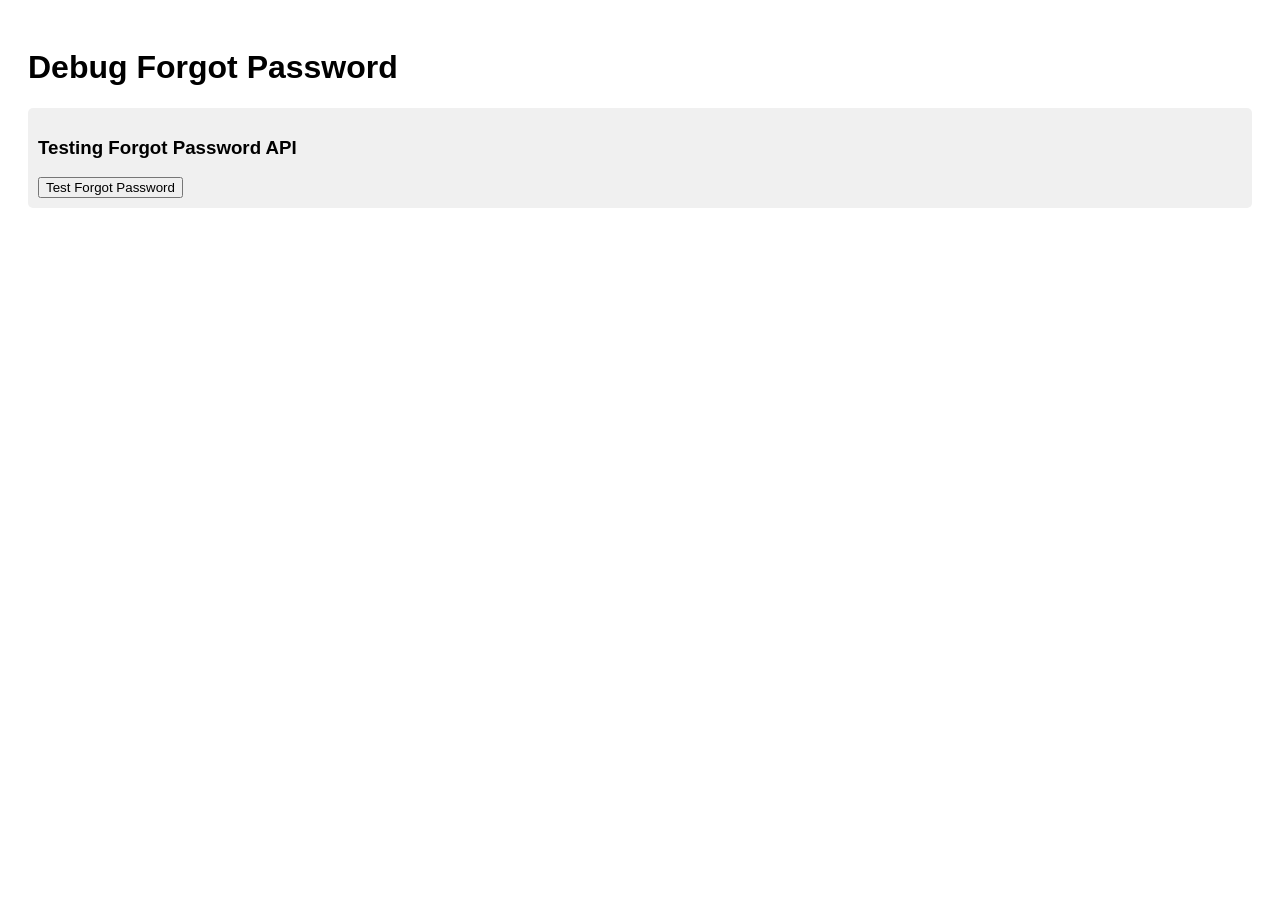
<file: tests/debug_forgot_password.html>
<!DOCTYPE html>
<html lang="en">
<head>
    <meta charset="UTF-8">
    <meta name="viewport" content="width=device-width, initial-scale=1.0">
    <title>Debug Forgot Password</title>
    <style>
        body { font-family: Arial, sans-serif; padding: 20px; }
        .debug-info { background: #f0f0f0; padding: 10px; margin: 10px 0; border-radius: 5px; }
        .error { color: red; }
        .success { color: green; }
    </style>
</head>
<body>
    <h1>Debug Forgot Password</h1>
    
    <div class="debug-info">
        <h3>Testing Forgot Password API</h3>
        <button onclick="testForgotPassword()">Test Forgot Password</button>
        <div id="result"></div>
    </div>

    <script>
        const API_ROOT = 'https://fezaflora-aimhsa.hf.space';
        
        async function api(path, opts) {
            const url = API_ROOT + path;
            const res = await fetch(url, opts);
            if (!res.ok) {
                const txt = await res.text();
                throw new Error(txt || res.statusText);
            }
            return res.json();
        }
        
        async function testForgotPassword() {
            const resultDiv = document.getElementById('result');
            resultDiv.innerHTML = '<p>Testing...</p>';
            
            try {
                console.log('Testing forgot password for: it.elias38@gmail.com');
                const res = await api('/forgot_password', {
                    method: 'POST',
                    headers: { 'Content-Type': 'application/json' },
                    body: JSON.stringify({ email: 'it.elias38@gmail.com' })
                });
                
                console.log('API response:', res);
                resultDiv.innerHTML = `
                    <div class="success">
                        <h4>✅ Success!</h4>
                        <pre>${JSON.stringify(res, null, 2)}</pre>
                    </div>
                `;
            } catch (err) {
                console.error('Error:', err);
                resultDiv.innerHTML = `
                    <div class="error">
                        <h4>❌ Error:</h4>
                        <p>${err.message}</p>
                    </div>
                `;
            }
        }
    </script>
</body>
</html>
</file>
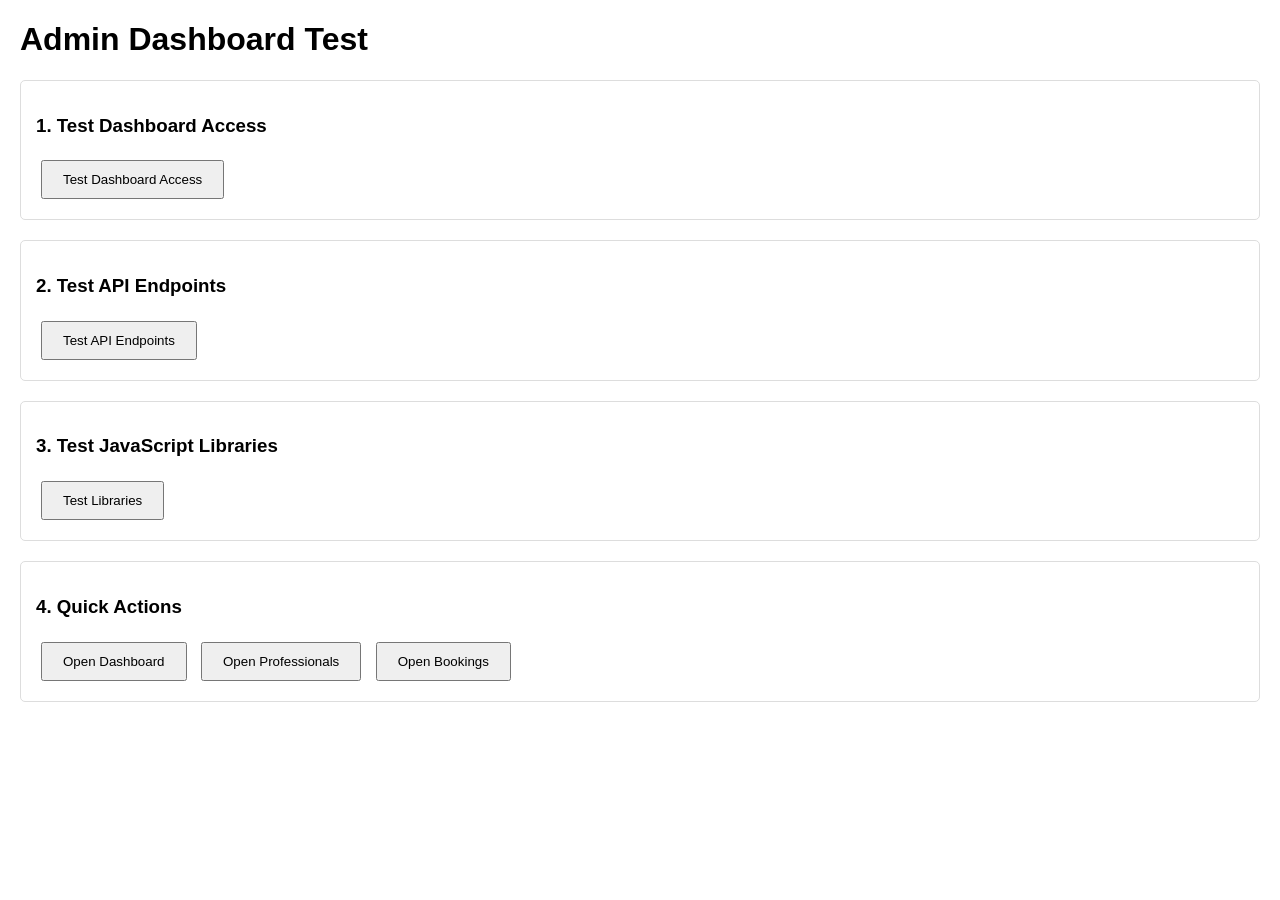
<file: tests/test_admin_dashboard.html>
<!DOCTYPE html>
<html lang="en">
<head>
    <meta charset="UTF-8">
    <meta name="viewport" content="width=device-width, initial-scale=1.0">
    <title>Admin Dashboard Test</title>
    <style>
        body { font-family: Arial, sans-serif; margin: 20px; }
        .test-section { margin: 20px 0; padding: 15px; border: 1px solid #ddd; border-radius: 5px; }
        .success { background-color: #d4edda; border-color: #c3e6cb; }
        .error { background-color: #f8d7da; border-color: #f5c6cb; }
        .warning { background-color: #fff3cd; border-color: #ffeaa7; }
        button { padding: 10px 20px; margin: 5px; cursor: pointer; }
    </style>
</head>
<body>
    <h1>Admin Dashboard Test</h1>
    
    <div class="test-section">
        <h3>1. Test Dashboard Access</h3>
        <button onclick="testDashboardAccess()">Test Dashboard Access</button>
        <div id="dashboard-result"></div>
    </div>
    
    <div class="test-section">
        <h3>2. Test API Endpoints</h3>
        <button onclick="testAPIEndpoints()">Test API Endpoints</button>
        <div id="api-result"></div>
    </div>
    
    <div class="test-section">
        <h3>3. Test JavaScript Libraries</h3>
        <button onclick="testLibraries()">Test Libraries</button>
        <div id="libraries-result"></div>
    </div>
    
    <div class="test-section">
        <h3>4. Quick Actions</h3>
        <button onclick="window.open('admin_dashboard.html', '_blank')">Open Dashboard</button>
        <button onclick="window.open('admin_dashboard.html#professionals', '_blank')">Open Professionals</button>
        <button onclick="window.open('admin_dashboard.html#bookings', '_blank')">Open Bookings</button>
    </div>

    <script>
        function testDashboardAccess() {
            const result = document.getElementById('dashboard-result');
            try {
                // Test if we can access the dashboard
                fetch('admin_dashboard.html')
                    .then(response => {
                        if (response.ok) {
                            result.innerHTML = '<div class="success">✅ Dashboard HTML accessible</div>';
                        } else {
                            result.innerHTML = '<div class="error">❌ Dashboard HTML not accessible</div>';
                        }
                    })
                    .catch(error => {
                        result.innerHTML = '<div class="error">❌ Error accessing dashboard: ' + error.message + '</div>';
                    });
            } catch (error) {
                result.innerHTML = '<div class="error">❌ Error: ' + error.message + '</div>';
            }
        }
        
        function testAPIEndpoints() {
            const result = document.getElementById('api-result');
            const endpoints = [
                'https://fezaflora-aimhsa.hf.space/admin/bookings',
                'https://fezaflora-aimhsa.hf.space/admin/professionals',
                'https://fezaflora-aimhsa.hf.space/admin/risk-assessments'
            ];
            
            let results = [];
            let completed = 0;
            
            endpoints.forEach(endpoint => {
                fetch(endpoint)
                    .then(response => {
                        results.push(`${endpoint}: ${response.ok ? '✅ OK' : '❌ Error'}`);
                        completed++;
                        if (completed === endpoints.length) {
                            result.innerHTML = '<div>' + results.join('<br>') + '</div>';
                        }
                    })
                    .catch(error => {
                        results.push(`${endpoint}: ❌ ${error.message}`);
                        completed++;
                        if (completed === endpoints.length) {
                            result.innerHTML = '<div>' + results.join('<br>') + '</div>';
                        }
                    });
            });
        }
        
        function testLibraries() {
            const result = document.getElementById('libraries-result');
            const libraries = [
                { name: 'jQuery', check: () => typeof $ !== 'undefined' },
                { name: 'Chart.js', check: () => typeof Chart !== 'undefined' },
                { name: 'SweetAlert2', check: () => typeof Swal !== 'undefined' },
                { name: 'Bootstrap', check: () => typeof bootstrap !== 'undefined' }
            ];
            
            let results = [];
            libraries.forEach(lib => {
                try {
                    const available = lib.check();
                    results.push(`${lib.name}: ${available ? '✅ Available' : '❌ Not Available'}`);
                } catch (error) {
                    results.push(`${lib.name}: ❌ Error checking`);
                }
            });
            
            result.innerHTML = '<div>' + results.join('<br>') + '</div>';
        }
    </script>
</body>
</html>
</file>
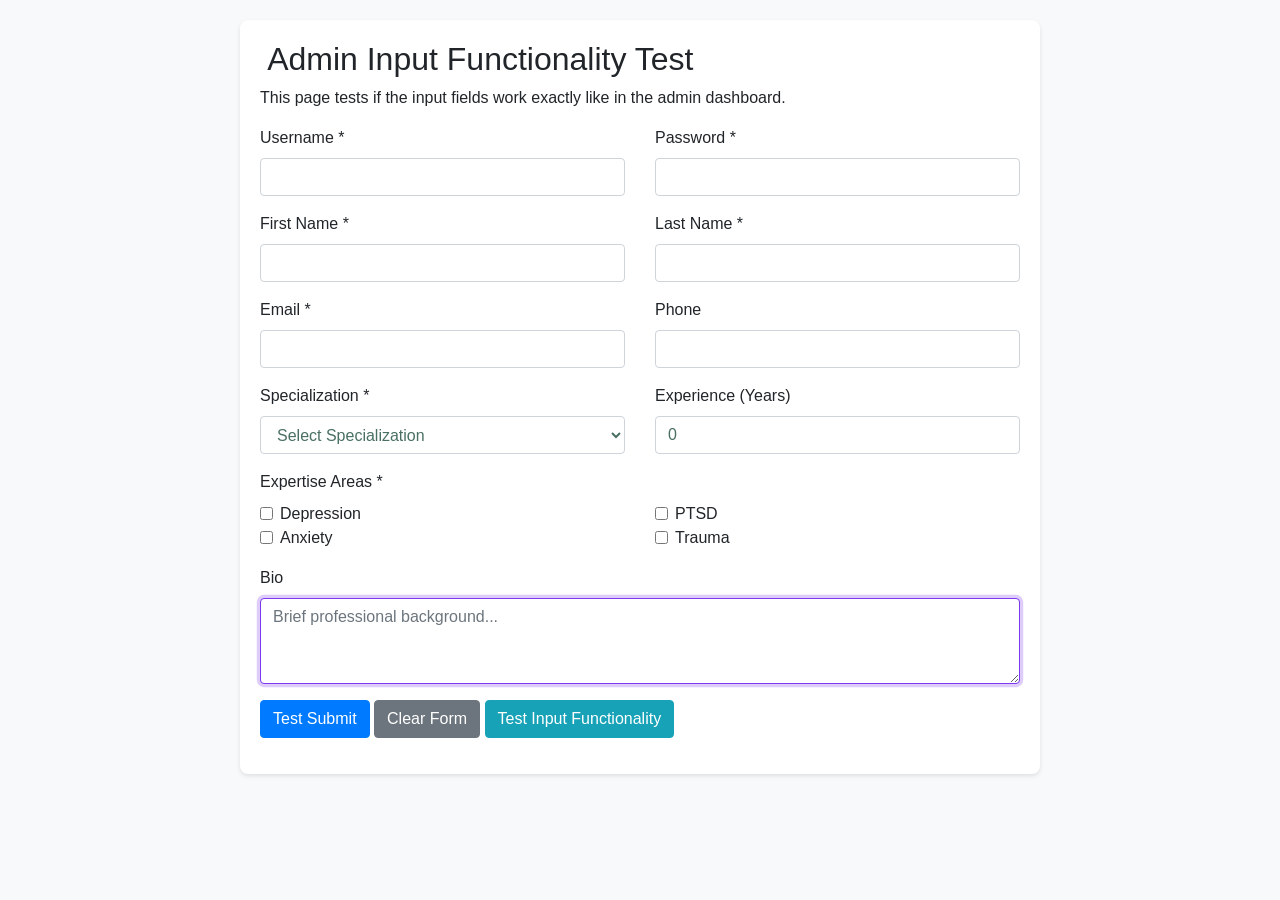
<file: tests/test_admin_inputs.html>
<!DOCTYPE html>
<html lang="en">
<head>
    <meta charset="UTF-8">
    <meta name="viewport" content="width=device-width, initial-scale=1.0">
    <title>Test Admin Input Functionality</title>
    <link rel="stylesheet" href="https://cdn.jsdelivr.net/npm/bootstrap@4.6.2/dist/css/bootstrap.min.css">
    <link rel="stylesheet" href="https://cdnjs.cloudflare.com/ajax/libs/font-awesome/6.0.0/css/all.min.css">
    <style>
        body {
            background-color: #f8f9fa;
            padding: 20px;
        }
        .test-container {
            max-width: 800px;
            margin: 0 auto;
            background: white;
            padding: 20px;
            border-radius: 8px;
            box-shadow: 0 2px 4px rgba(0,0,0,0.1);
        }
        .form-control {
            background-color: #fff !important;
            color: #497060 !important;
            border: 1px solid #ced4da !important;
            pointer-events: auto !important;
            user-select: text !important;
        }
        .form-control:focus {
            border-color: #7c3aed !important;
            box-shadow: 0 0 0 0.2rem rgba(124, 58, 237, 0.25) !important;
        }
        .test-result {
            margin-top: 20px;
            padding: 15px;
            border-radius: 5px;
            background-color: #f8f9fa;
        }
        .success { background-color: #d4edda; color: #155724; }
        .error { background-color: #f8d7da; color: #721c24; }
    </style>
</head>
<body>
    <div class="test-container">
        <h2><i class="fas fa-test-tube"></i> Admin Input Functionality Test</h2>
        <p>This page tests if the input fields work exactly like in the admin dashboard.</p>
        
        <!-- Test Form -->
        <form id="testForm">
            <div class="row">
                <div class="col-md-6">
                    <div class="form-group">
                        <label for="test_username">Username *</label>
                        <input type="text" class="form-control" id="test_username" name="username" required>
                    </div>
                </div>
                <div class="col-md-6">
                    <div class="form-group">
                        <label for="test_password">Password *</label>
                        <input type="password" class="form-control" id="test_password" name="password" required>
                    </div>
                </div>
            </div>
            
            <div class="row">
                <div class="col-md-6">
                    <div class="form-group">
                        <label for="test_first_name">First Name *</label>
                        <input type="text" class="form-control" id="test_first_name" name="first_name" required>
                    </div>
                </div>
                <div class="col-md-6">
                    <div class="form-group">
                        <label for="test_last_name">Last Name *</label>
                        <input type="text" class="form-control" id="test_last_name" name="last_name" required>
                    </div>
                </div>
            </div>
            
            <div class="row">
                <div class="col-md-6">
                    <div class="form-group">
                        <label for="test_email">Email *</label>
                        <input type="email" class="form-control" id="test_email" name="email" required>
                    </div>
                </div>
                <div class="col-md-6">
                    <div class="form-group">
                        <label for="test_phone">Phone</label>
                        <input type="tel" class="form-control" id="test_phone" name="phone">
                    </div>
                </div>
            </div>
            
            <div class="row">
                <div class="col-md-6">
                    <div class="form-group">
                        <label for="test_specialization">Specialization *</label>
                        <select class="form-control" id="test_specialization" name="specialization" required>
                            <option value="">Select Specialization</option>
                            <option value="psychiatrist">Psychiatrist</option>
                            <option value="psychologist">Psychologist</option>
                            <option value="counselor">Counselor</option>
                            <option value="social_worker">Social Worker</option>
                        </select>
                    </div>
                </div>
                <div class="col-md-6">
                    <div class="form-group">
                        <label for="test_experience">Experience (Years)</label>
                        <input type="number" class="form-control" id="test_experience" name="experience_years" min="0" value="0">
                    </div>
                </div>
            </div>
            
            <div class="form-group">
                <label>Expertise Areas *</label>
                <div class="row">
                    <div class="col-md-6">
                        <div class="form-check">
                            <input class="form-check-input" type="checkbox" name="expertise" value="depression" id="test_expertise_depression">
                            <label class="form-check-label" for="test_expertise_depression">Depression</label>
                        </div>
                        <div class="form-check">
                            <input class="form-check-input" type="checkbox" name="expertise" value="anxiety" id="test_expertise_anxiety">
                            <label class="form-check-label" for="test_expertise_anxiety">Anxiety</label>
                        </div>
                    </div>
                    <div class="col-md-6">
                        <div class="form-check">
                            <input class="form-check-input" type="checkbox" name="expertise" value="ptsd" id="test_expertise_ptsd">
                            <label class="form-check-label" for="test_expertise_ptsd">PTSD</label>
                        </div>
                        <div class="form-check">
                            <input class="form-check-input" type="checkbox" name="expertise" value="trauma" id="test_expertise_trauma">
                            <label class="form-check-label" for="test_expertise_trauma">Trauma</label>
                        </div>
                    </div>
                </div>
            </div>
            
            <div class="form-group">
                <label for="test_bio">Bio</label>
                <textarea class="form-control" id="test_bio" name="bio" rows="3" placeholder="Brief professional background..."></textarea>
            </div>
            
            <div class="form-group">
                <button type="submit" class="btn btn-primary">Test Submit</button>
                <button type="button" class="btn btn-secondary" onclick="clearForm()">Clear Form</button>
                <button type="button" class="btn btn-info" onclick="testInputs()">Test Input Functionality</button>
            </div>
        </form>
        
        <div id="testResults" class="test-result" style="display: none;">
            <h5>Test Results:</h5>
            <div id="testContent"></div>
        </div>
    </div>

    <script src="https://code.jquery.com/jquery-3.6.0.min.js"></script>
    <script src="https://cdn.jsdelivr.net/npm/bootstrap@4.6.2/dist/js/bootstrap.bundle.min.js"></script>
    <script>
        // Test form functionality
        $('#testForm').on('submit', function(e) {
            e.preventDefault();
            alert('Form submitted successfully! All inputs are working.');
        });
        
        function clearForm() {
            $('#testForm')[0].reset();
            $('#testResults').hide();
        }
        
        function testInputs() {
            const results = [];
            const inputs = $('#testForm input, #testForm select, #testForm textarea');
            
            results.push('<h6>Input Functionality Test:</h6>');
            results.push('<ul>');
            
            inputs.each(function(index) {
                const input = $(this);
                const type = input.attr('type') || input.prop('tagName').toLowerCase();
                const name = input.attr('name') || 'unnamed';
                const id = input.attr('id') || 'no-id';
                
                // Test if input is focusable
                let focusable = false;
                try {
                    input.focus();
                    focusable = document.activeElement === input[0];
                } catch (e) {
                    focusable = false;
                }
                
                // Test if input accepts typing
                let typeable = false;
                if (type === 'text' || type === 'email' || type === 'tel' || type === 'password') {
                    try {
                        const originalValue = input.val();
                        input.val(originalValue + 'test');
                        typeable = input.val().includes('test');
                        input.val(originalValue); // Restore original value
                    } catch (e) {
                        typeable = false;
                    }
                } else {
                    typeable = true; // For selects and textareas
                }
                
                const status = focusable && typeable ? '✅' : '❌';
                const statusText = focusable && typeable ? 'Working' : 'Not Working';
                
                results.push(`<li>${status} <strong>${name}</strong> (${type}): ${statusText}</li>`);
            });
            
            results.push('</ul>');
            
            // Overall test result
            const allWorking = inputs.toArray().every(input => {
                const $input = $(input);
                try {
                    $input.focus();
                    const focusable = document.activeElement === input;
                    return focusable;
                } catch (e) {
                    return false;
                }
            });
            
            const overallStatus = allWorking ? 'success' : 'error';
            const overallText = allWorking ? 'All inputs are working correctly!' : 'Some inputs are not working properly.';
            
            results.push(`<div class="${overallStatus}"><strong>Overall Result: ${overallText}</strong></div>`);
            
            $('#testContent').html(results.join(''));
            $('#testResults').show();
        }
        
        // Auto-test on page load
        $(document).ready(function() {
            console.log('🧪 Input functionality test page loaded');
            console.log('📝 Testing', $('#testForm input, #testForm select, #testForm textarea').length, 'inputs');
            
            // Test each input
            $('#testForm input, #testForm select, #testForm textarea').each(function(index) {
                const input = $(this);
                console.log(`Input ${index}:`, {
                    type: input.attr('type') || input.prop('tagName').toLowerCase(),
                    name: input.attr('name'),
                    id: input.attr('id'),
                    focusable: function() {
                        try {
                            input.focus();
                            return document.activeElement === input[0];
                        } catch (e) {
                            return false;
                        }
                    }()
                });
            });
        });
    </script>
</body>
</html>
</file>
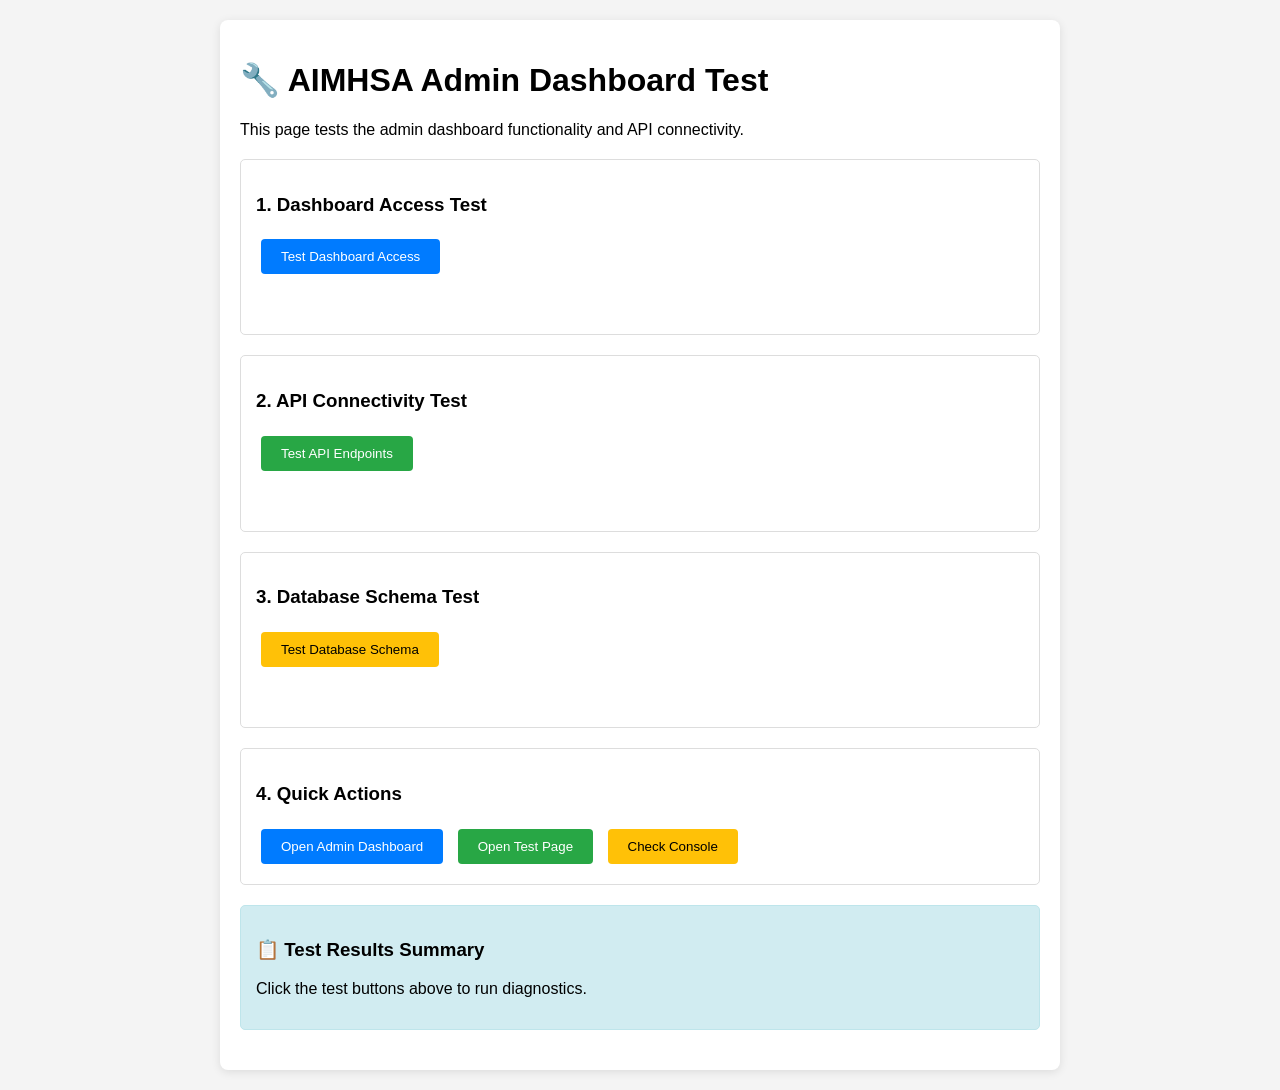
<file: tests/test_dashboard_simple.html>
<!DOCTYPE html>
<html lang="en">
<head>
    <meta charset="UTF-8">
    <meta name="viewport" content="width=device-width, initial-scale=1.0">
    <title>Dashboard Test</title>
    <style>
        body { font-family: Arial, sans-serif; margin: 20px; background: #f4f4f4; }
        .test-container { max-width: 800px; margin: 0 auto; background: white; padding: 20px; border-radius: 8px; box-shadow: 0 2px 10px rgba(0,0,0,0.1); }
        .test-section { margin: 20px 0; padding: 15px; border: 1px solid #ddd; border-radius: 5px; }
        .success { background-color: #d4edda; border-color: #c3e6cb; }
        .error { background-color: #f8d7da; border-color: #f5c6cb; }
        .warning { background-color: #fff3cd; border-color: #ffeaa7; }
        .info { background-color: #d1ecf1; border-color: #bee5eb; }
        button { padding: 10px 20px; margin: 5px; cursor: pointer; border: none; border-radius: 4px; }
        .btn-primary { background: #007bff; color: white; }
        .btn-success { background: #28a745; color: white; }
        .btn-warning { background: #ffc107; color: black; }
        .btn-danger { background: #dc3545; color: white; }
        .status { padding: 10px; margin: 10px 0; border-radius: 4px; }
        .loading { color: #007bff; }
        .success-text { color: #28a745; }
        .error-text { color: #dc3545; }
    </style>
</head>
<body>
    <div class="test-container">
        <h1>🔧 AIMHSA Admin Dashboard Test</h1>
        <p>This page tests the admin dashboard functionality and API connectivity.</p>
        
        <div class="test-section">
            <h3>1. Dashboard Access Test</h3>
            <button class="btn-primary" onclick="testDashboardAccess()">Test Dashboard Access</button>
            <div id="dashboard-result" class="status"></div>
        </div>
        
        <div class="test-section">
            <h3>2. API Connectivity Test</h3>
            <button class="btn-success" onclick="testAPIConnectivity()">Test API Endpoints</button>
            <div id="api-result" class="status"></div>
        </div>
        
        <div class="test-section">
            <h3>3. Database Schema Test</h3>
            <button class="btn-warning" onclick="testDatabaseSchema()">Test Database Schema</button>
            <div id="database-result" class="status"></div>
        </div>
        
        <div class="test-section">
            <h3>4. Quick Actions</h3>
            <button class="btn-primary" onclick="openDashboard()">Open Admin Dashboard</button>
            <button class="btn-success" onclick="openTestPage()">Open Test Page</button>
            <button class="btn-warning" onclick="checkConsole()">Check Console</button>
        </div>
        
        <div class="test-section info">
            <h3>📋 Test Results Summary</h3>
            <div id="summary-result">
                <p>Click the test buttons above to run diagnostics.</p>
            </div>
        </div>
    </div>

    <script>
        let testResults = {
            dashboard: false,
            api: false,
            database: false
        };
        
        function testDashboardAccess() {
            const result = document.getElementById('dashboard-result');
            result.innerHTML = '<div class="loading">🔄 Testing dashboard access...</div>';
            
            try {
                // Test if we can access the dashboard
                fetch('admin_dashboard.html')
                    .then(response => {
                        if (response.ok) {
                            result.innerHTML = '<div class="success">✅ Dashboard HTML accessible</div>';
                            testResults.dashboard = true;
                            updateSummary();
                        } else {
                            result.innerHTML = '<div class="error">❌ Dashboard HTML not accessible (Status: ' + response.status + ')</div>';
                        }
                    })
                    .catch(error => {
                        result.innerHTML = '<div class="error">❌ Error accessing dashboard: ' + error.message + '</div>';
                    });
            } catch (error) {
                result.innerHTML = '<div class="error">❌ Error: ' + error.message + '</div>';
            }
        }
        
        function testAPIConnectivity() {
            const result = document.getElementById('api-result');
            result.innerHTML = '<div class="loading">🔄 Testing API connectivity...</div>';
            
            const endpoints = [
                { name: 'Admin Bookings', url: 'https://fezaflora-aimhsa.hf.space/admin/bookings' },
                { name: 'Admin Professionals', url: 'https://fezaflora-aimhsa.hf.space/admin/professionals' },
                { name: 'Admin Risk Assessments', url: 'https://fezaflora-aimhsa.hf.space/admin/risk-assessments' },
                { name: 'Monitor Risk Stats', url: 'https://fezaflora-aimhsa.hf.space/monitor/risk-stats' }
            ];
            
            let results = [];
            let completed = 0;
            
            endpoints.forEach(endpoint => {
                fetch(endpoint.url)
                    .then(response => {
                        const status = response.ok ? '✅ OK' : '❌ Error (' + response.status + ')';
                        results.push(`${endpoint.name}: ${status}`);
                        completed++;
                        if (completed === endpoints.length) {
                            result.innerHTML = '<div>' + results.join('<br>') + '</div>';
                            testResults.api = results.some(r => r.includes('✅'));
                            updateSummary();
                        }
                    })
                    .catch(error => {
                        results.push(`${endpoint.name}: ❌ ${error.message}`);
                        completed++;
                        if (completed === endpoints.length) {
                            result.innerHTML = '<div>' + results.join('<br>') + '</div>';
                            testResults.api = false;
                            updateSummary();
                        }
                    });
            });
        }
        
        function testDatabaseSchema() {
            const result = document.getElementById('database-result');
            result.innerHTML = '<div class="loading">🔄 Testing database schema...</div>';
            
            // Test if we can get data from the database through API
            fetch('https://fezaflora-aimhsa.hf.space/admin/professionals')
                .then(response => response.json())
                .then(data => {
                    if (data.professionals && Array.isArray(data.professionals)) {
                        result.innerHTML = `<div class="success">✅ Database schema working<br>Found ${data.professionals.length} professionals</div>`;
                        testResults.database = true;
                    } else {
                        result.innerHTML = '<div class="warning">⚠️ Database accessible but no data found</div>';
                        testResults.database = true;
                    }
                    updateSummary();
                })
                .catch(error => {
                    result.innerHTML = '<div class="error">❌ Database error: ' + error.message + '</div>';
                    testResults.database = false;
                    updateSummary();
                });
        }
        
        function updateSummary() {
            const summary = document.getElementById('summary-result');
            const passed = Object.values(testResults).filter(Boolean).length;
            const total = Object.keys(testResults).length;
            
            let summaryHtml = `<h4>Test Results: ${passed}/${total} passed</h4>`;
            summaryHtml += `<ul>`;
            summaryHtml += `<li>Dashboard Access: ${testResults.dashboard ? '✅ Pass' : '❌ Fail'}</li>`;
            summaryHtml += `<li>API Connectivity: ${testResults.api ? '✅ Pass' : '❌ Fail'}</li>`;
            summaryHtml += `<li>Database Schema: ${testResults.database ? '✅ Pass' : '❌ Fail'}</li>`;
            summaryHtml += `</ul>`;
            
            if (passed === total) {
                summaryHtml += '<div class="success">🎉 All tests passed! Dashboard should work properly.</div>';
            } else if (passed > 0) {
                summaryHtml += '<div class="warning">⚠️ Some tests failed. Dashboard may have limited functionality.</div>';
            } else {
                summaryHtml += '<div class="error">❌ All tests failed. Please check your setup.</div>';
            }
            
            summary.innerHTML = summaryHtml;
        }
        
        function openDashboard() {
            window.open('admin_dashboard.html', '_blank');
        }
        
        function openTestPage() {
            window.open('test_admin_dashboard.html', '_blank');
        }
        
        function checkConsole() {
            alert('Please open the browser console (F12) to see detailed logs and any error messages.');
        }
        
        // Auto-run basic tests on page load
        window.onload = function() {
            console.log('🚀 Dashboard Test Page Loaded');
            console.log('📋 Available tests:');
            console.log('  - testDashboardAccess()');
            console.log('  - testAPIConnectivity()');
            console.log('  - testDatabaseSchema()');
        };
    </script>
</body>
</html>
</file>
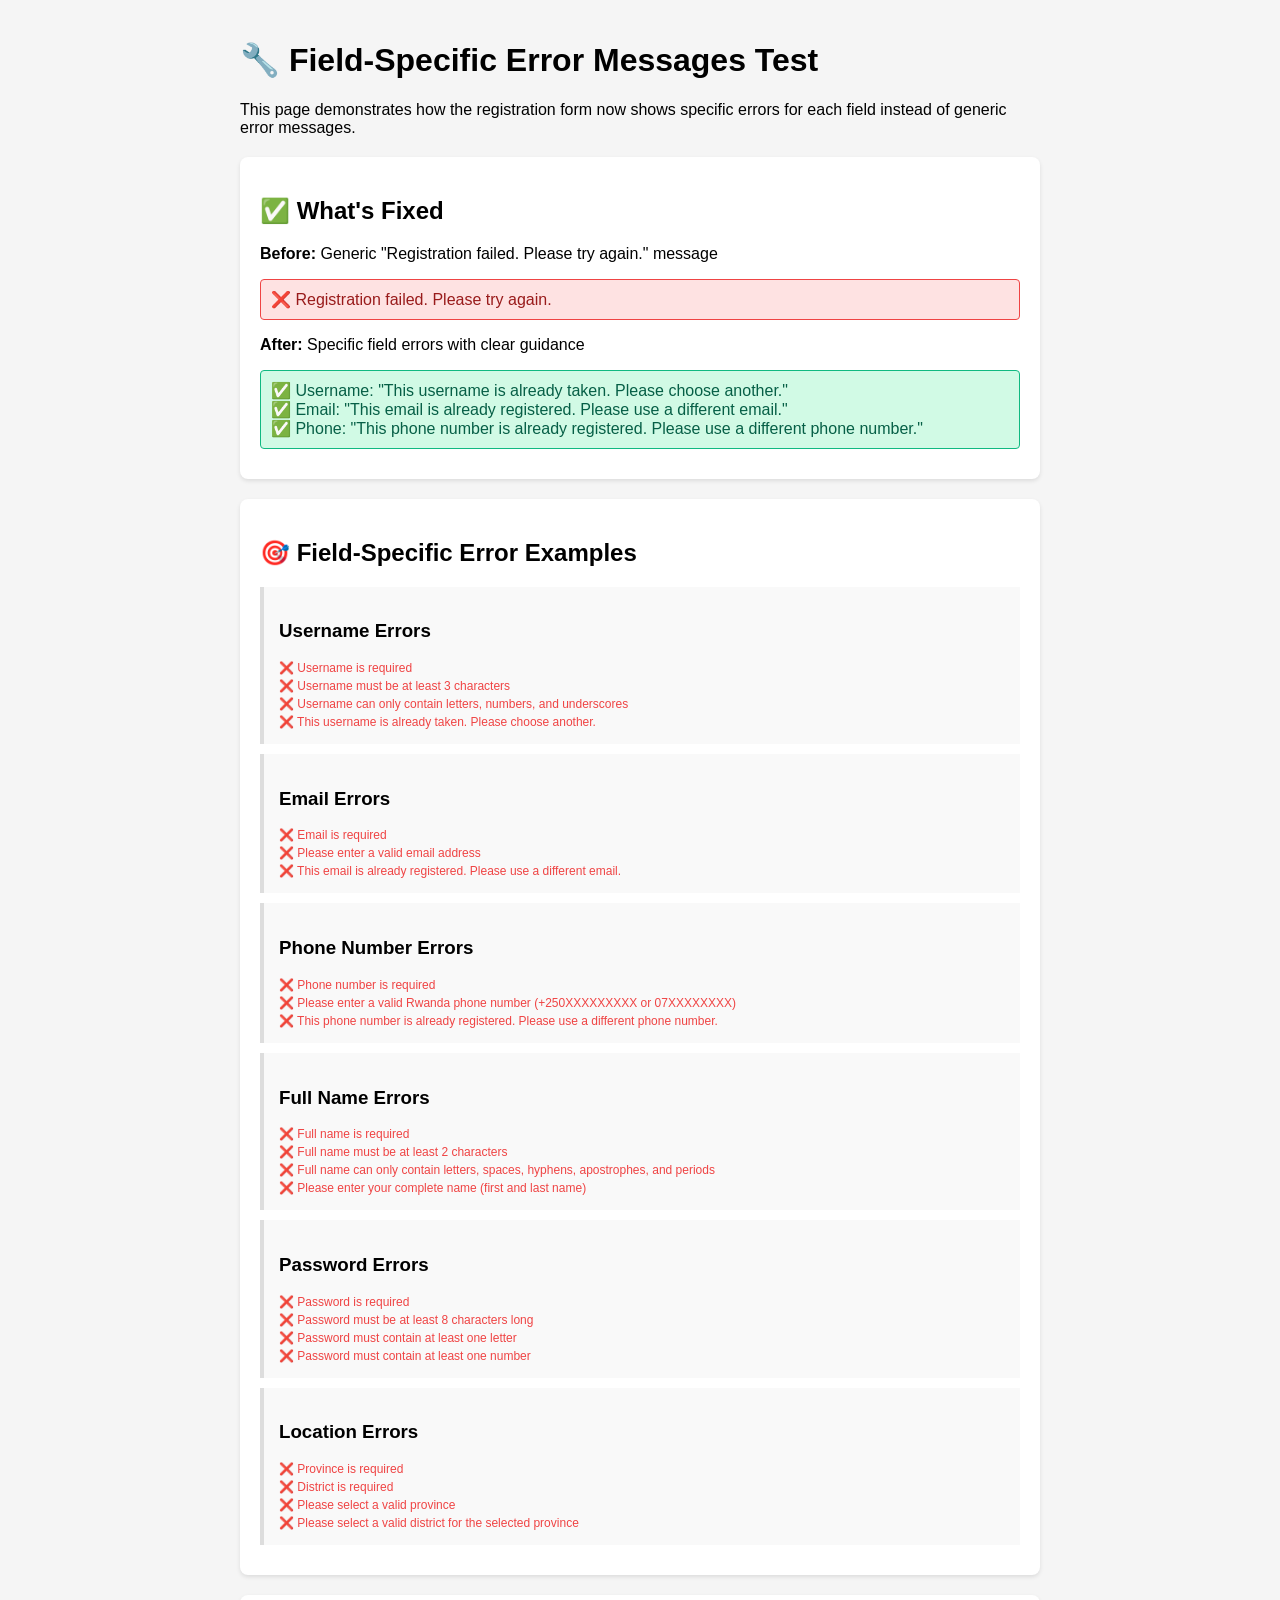
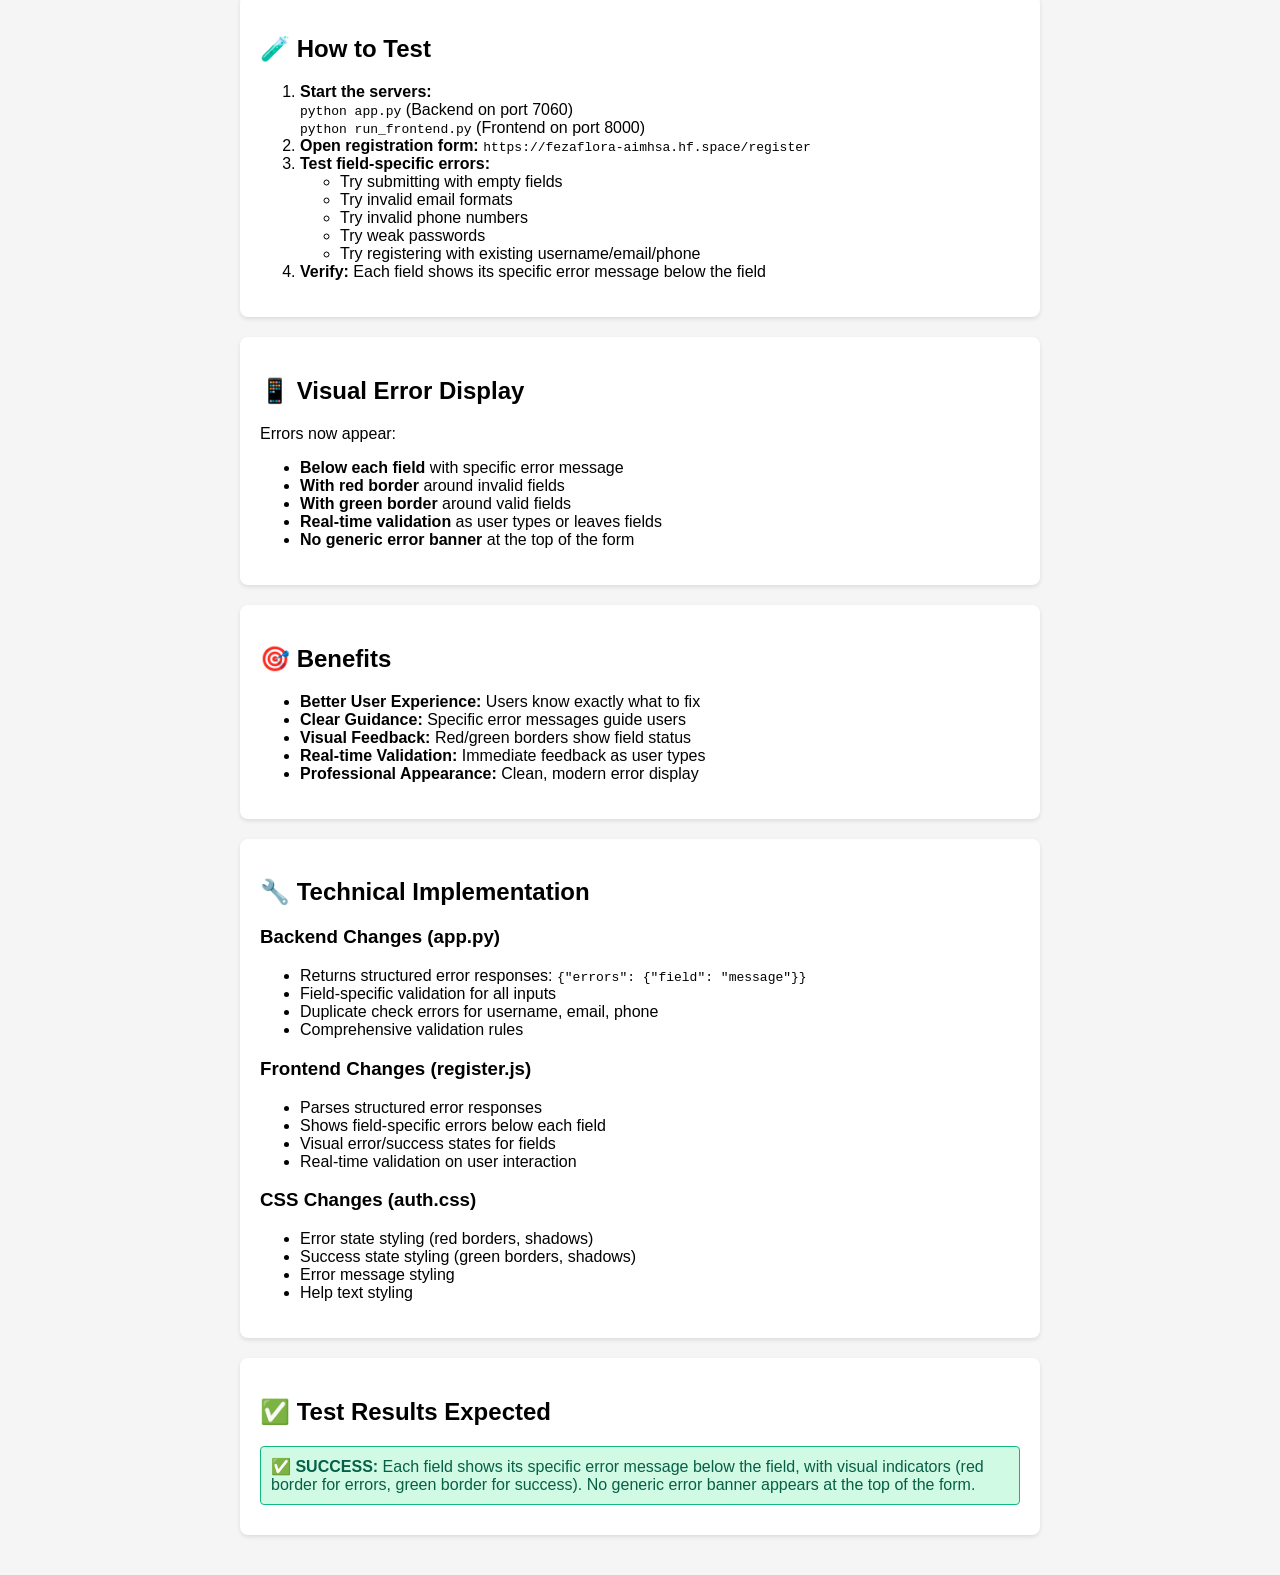
<file: tests/test_field_errors.html>
<!DOCTYPE html>
<html lang="en">
<head>
    <meta charset="UTF-8">
    <meta name="viewport" content="width=device-width, initial-scale=1.0">
    <title>Test Field-Specific Error Messages</title>
    <style>
        body {
            font-family: Arial, sans-serif;
            max-width: 800px;
            margin: 0 auto;
            padding: 20px;
            background: #f5f5f5;
        }
        .test-section {
            background: white;
            padding: 20px;
            margin: 20px 0;
            border-radius: 8px;
            box-shadow: 0 2px 4px rgba(0,0,0,0.1);
        }
        .test-case {
            margin: 10px 0;
            padding: 15px;
            border-left: 4px solid #ddd;
            background: #f9f9f9;
        }
        .test-case.pass {
            border-left-color: #10b981;
            background: #f0fdf4;
        }
        .test-case.fail {
            border-left-color: #ef4444;
            background: #fef2f2;
        }
        .error-demo {
            background: #fee2e2;
            border: 1px solid #ef4444;
            border-radius: 4px;
            padding: 10px;
            margin: 10px 0;
            color: #991b1b;
        }
        .field-error {
            font-size: 12px;
            color: #ef4444;
            margin-top: 4px;
        }
        .success-demo {
            background: #d1fae5;
            border: 1px solid #10b981;
            border-radius: 4px;
            padding: 10px;
            margin: 10px 0;
            color: #065f46;
        }
    </style>
</head>
<body>
    <h1>🔧 Field-Specific Error Messages Test</h1>
    <p>This page demonstrates how the registration form now shows specific errors for each field instead of generic error messages.</p>

    <div class="test-section">
        <h2>✅ What's Fixed</h2>
        <p><strong>Before:</strong> Generic "Registration failed. Please try again." message</p>
        <div class="error-demo">
            ❌ Registration failed. Please try again.
        </div>
        
        <p><strong>After:</strong> Specific field errors with clear guidance</p>
        <div class="success-demo">
            ✅ Username: "This username is already taken. Please choose another."
            <br>✅ Email: "This email is already registered. Please use a different email."
            <br>✅ Phone: "This phone number is already registered. Please use a different phone number."
        </div>
    </div>

    <div class="test-section">
        <h2>🎯 Field-Specific Error Examples</h2>
        
        <div class="test-case">
            <h3>Username Errors</h3>
            <div class="field-error">❌ Username is required</div>
            <div class="field-error">❌ Username must be at least 3 characters</div>
            <div class="field-error">❌ Username can only contain letters, numbers, and underscores</div>
            <div class="field-error">❌ This username is already taken. Please choose another.</div>
        </div>

        <div class="test-case">
            <h3>Email Errors</h3>
            <div class="field-error">❌ Email is required</div>
            <div class="field-error">❌ Please enter a valid email address</div>
            <div class="field-error">❌ This email is already registered. Please use a different email.</div>
        </div>

        <div class="test-case">
            <h3>Phone Number Errors</h3>
            <div class="field-error">❌ Phone number is required</div>
            <div class="field-error">❌ Please enter a valid Rwanda phone number (+250XXXXXXXXX or 07XXXXXXXX)</div>
            <div class="field-error">❌ This phone number is already registered. Please use a different phone number.</div>
        </div>

        <div class="test-case">
            <h3>Full Name Errors</h3>
            <div class="field-error">❌ Full name is required</div>
            <div class="field-error">❌ Full name must be at least 2 characters</div>
            <div class="field-error">❌ Full name can only contain letters, spaces, hyphens, apostrophes, and periods</div>
            <div class="field-error">❌ Please enter your complete name (first and last name)</div>
        </div>

        <div class="test-case">
            <h3>Password Errors</h3>
            <div class="field-error">❌ Password is required</div>
            <div class="field-error">❌ Password must be at least 8 characters long</div>
            <div class="field-error">❌ Password must contain at least one letter</div>
            <div class="field-error">❌ Password must contain at least one number</div>
        </div>

        <div class="test-case">
            <h3>Location Errors</h3>
            <div class="field-error">❌ Province is required</div>
            <div class="field-error">❌ District is required</div>
            <div class="field-error">❌ Please select a valid province</div>
            <div class="field-error">❌ Please select a valid district for the selected province</div>
        </div>
    </div>

    <div class="test-section">
        <h2>🧪 How to Test</h2>
        <ol>
            <li><strong>Start the servers:</strong>
                <br><code>python app.py</code> (Backend on port 7060)
                <br><code>python run_frontend.py</code> (Frontend on port 8000)
            </li>
            <li><strong>Open registration form:</strong> <code>https://fezaflora-aimhsa.hf.space/register</code></li>
            <li><strong>Test field-specific errors:</strong>
                <ul>
                    <li>Try submitting with empty fields</li>
                    <li>Try invalid email formats</li>
                    <li>Try invalid phone numbers</li>
                    <li>Try weak passwords</li>
                    <li>Try registering with existing username/email/phone</li>
                </ul>
            </li>
            <li><strong>Verify:</strong> Each field shows its specific error message below the field</li>
        </ol>
    </div>

    <div class="test-section">
        <h2>📱 Visual Error Display</h2>
        <p>Errors now appear:</p>
        <ul>
            <li><strong>Below each field</strong> with specific error message</li>
            <li><strong>With red border</strong> around invalid fields</li>
            <li><strong>With green border</strong> around valid fields</li>
            <li><strong>Real-time validation</strong> as user types or leaves fields</li>
            <li><strong>No generic error banner</strong> at the top of the form</li>
        </ul>
    </div>

    <div class="test-section">
        <h2>🎯 Benefits</h2>
        <ul>
            <li><strong>Better User Experience:</strong> Users know exactly what to fix</li>
            <li><strong>Clear Guidance:</strong> Specific error messages guide users</li>
            <li><strong>Visual Feedback:</strong> Red/green borders show field status</li>
            <li><strong>Real-time Validation:</strong> Immediate feedback as user types</li>
            <li><strong>Professional Appearance:</strong> Clean, modern error display</li>
        </ul>
    </div>

    <div class="test-section">
        <h2>🔧 Technical Implementation</h2>
        <h3>Backend Changes (app.py)</h3>
        <ul>
            <li>Returns structured error responses: <code>{"errors": {"field": "message"}}</code></li>
            <li>Field-specific validation for all inputs</li>
            <li>Duplicate check errors for username, email, phone</li>
            <li>Comprehensive validation rules</li>
        </ul>

        <h3>Frontend Changes (register.js)</h3>
        <ul>
            <li>Parses structured error responses</li>
            <li>Shows field-specific errors below each field</li>
            <li>Visual error/success states for fields</li>
            <li>Real-time validation on user interaction</li>
        </ul>

        <h3>CSS Changes (auth.css)</h3>
        <ul>
            <li>Error state styling (red borders, shadows)</li>
            <li>Success state styling (green borders, shadows)</li>
            <li>Error message styling</li>
            <li>Help text styling</li>
        </ul>
    </div>

    <div class="test-section">
        <h2>✅ Test Results Expected</h2>
        <div class="success-demo">
            <strong>✅ SUCCESS:</strong> Each field shows its specific error message below the field, with visual indicators (red border for errors, green border for success). No generic error banner appears at the top of the form.
        </div>
    </div>

    <script>
        // Demo function to show how errors are now handled
        function demonstrateErrorHandling() {
            console.log('=== OLD ERROR HANDLING ===');
            console.log('❌ Generic error: "Registration failed. Please try again."');
            
            console.log('=== NEW ERROR HANDLING ===');
            console.log('✅ Field-specific errors:');
            console.log('  - Username: "This username is already taken. Please choose another."');
            console.log('  - Email: "This email is already registered. Please use a different email."');
            console.log('  - Phone: "This phone number is already registered. Please use a different phone number."');
            console.log('  - Password: "Password must be at least 8 characters long"');
            console.log('  - Full Name: "Please enter your complete name (first and last name)"');
        }
        
        // Run demonstration
        demonstrateErrorHandling();
    </script>
</body>
</html>
</file>
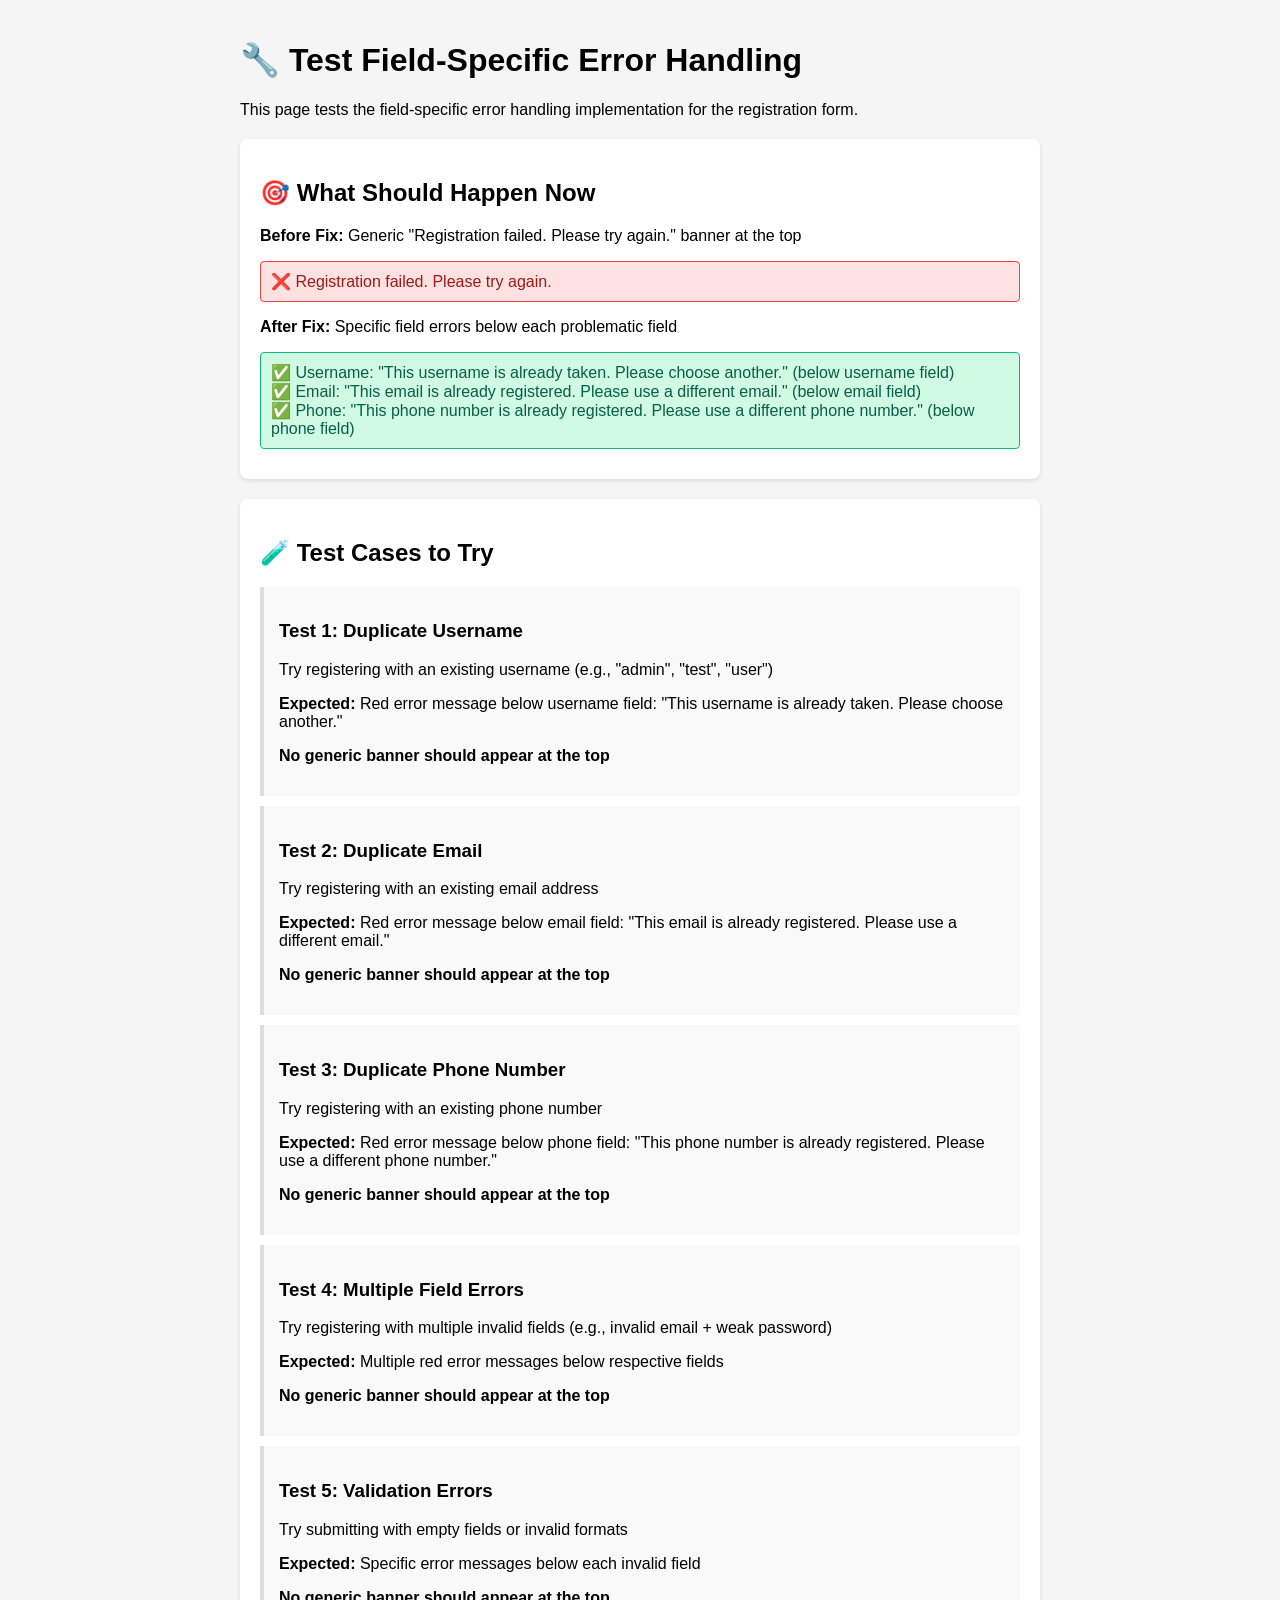
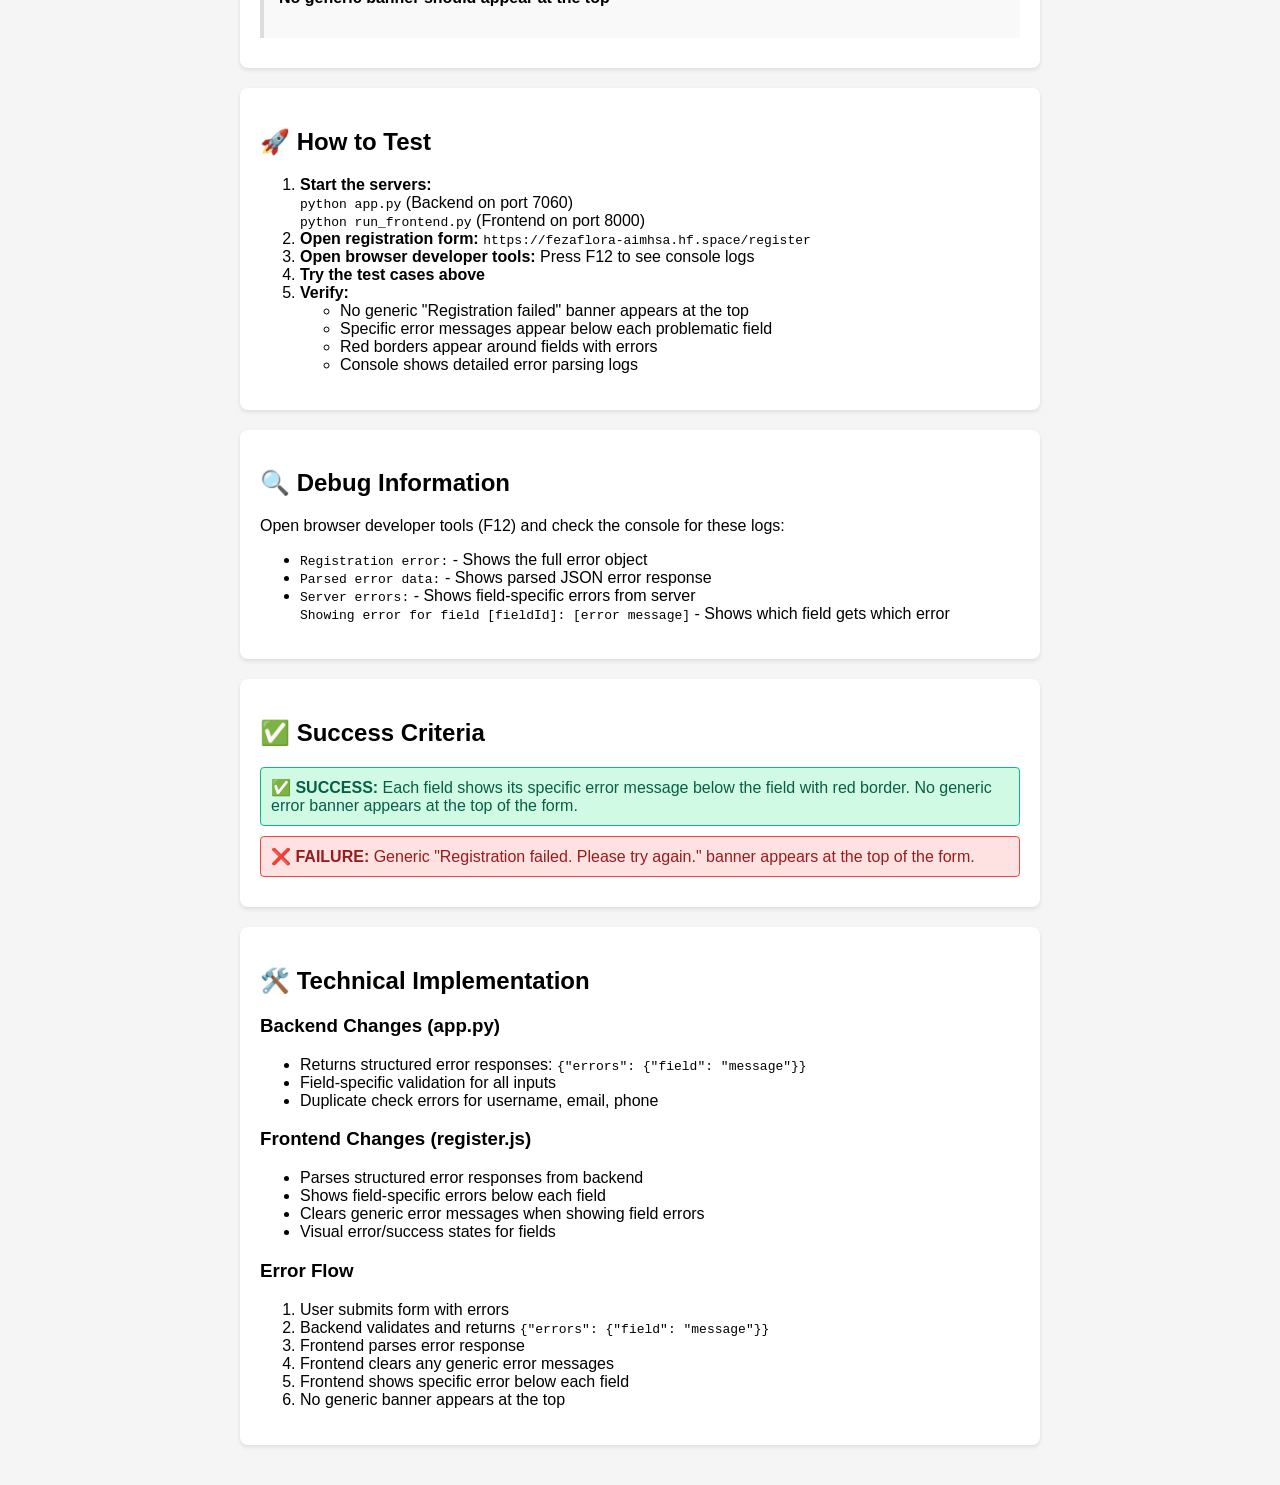
<file: tests/test_field_specific_errors.html>
<!DOCTYPE html>
<html lang="en">
<head>
    <meta charset="UTF-8">
    <meta name="viewport" content="width=device-width, initial-scale=1.0">
    <title>Test Field-Specific Error Handling</title>
    <style>
        body {
            font-family: Arial, sans-serif;
            max-width: 800px;
            margin: 0 auto;
            padding: 20px;
            background: #f5f5f5;
        }
        .test-section {
            background: white;
            padding: 20px;
            margin: 20px 0;
            border-radius: 8px;
            box-shadow: 0 2px 4px rgba(0,0,0,0.1);
        }
        .test-case {
            margin: 10px 0;
            padding: 15px;
            border-left: 4px solid #ddd;
            background: #f9f9f9;
        }
        .test-case.pass {
            border-left-color: #10b981;
            background: #f0fdf4;
        }
        .test-case.fail {
            border-left-color: #ef4444;
            background: #fef2f2;
        }
        .error-demo {
            background: #fee2e2;
            border: 1px solid #ef4444;
            border-radius: 4px;
            padding: 10px;
            margin: 10px 0;
            color: #991b1b;
        }
        .success-demo {
            background: #d1fae5;
            border: 1px solid #10b981;
            border-radius: 4px;
            padding: 10px;
            margin: 10px 0;
            color: #065f46;
        }
        .field-error {
            font-size: 12px;
            color: #ef4444;
            margin-top: 4px;
        }
        .test-button {
            background: #7c3aed;
            color: white;
            border: none;
            padding: 10px 20px;
            border-radius: 4px;
            cursor: pointer;
            margin: 5px;
        }
        .test-button:hover {
            background: #5b21b6;
        }
    </style>
</head>
<body>
    <h1>🔧 Test Field-Specific Error Handling</h1>
    <p>This page tests the field-specific error handling implementation for the registration form.</p>

    <div class="test-section">
        <h2>🎯 What Should Happen Now</h2>
        <p><strong>Before Fix:</strong> Generic "Registration failed. Please try again." banner at the top</p>
        <div class="error-demo">
            ❌ Registration failed. Please try again.
        </div>
        
        <p><strong>After Fix:</strong> Specific field errors below each problematic field</p>
        <div class="success-demo">
            ✅ Username: "This username is already taken. Please choose another." (below username field)
            <br>✅ Email: "This email is already registered. Please use a different email." (below email field)
            <br>✅ Phone: "This phone number is already registered. Please use a different phone number." (below phone field)
        </div>
    </div>

    <div class="test-section">
        <h2>🧪 Test Cases to Try</h2>
        
        <div class="test-case">
            <h3>Test 1: Duplicate Username</h3>
            <p>Try registering with an existing username (e.g., "admin", "test", "user")</p>
            <p><strong>Expected:</strong> Red error message below username field: "This username is already taken. Please choose another."</p>
            <p><strong>No generic banner should appear at the top</strong></p>
        </div>

        <div class="test-case">
            <h3>Test 2: Duplicate Email</h3>
            <p>Try registering with an existing email address</p>
            <p><strong>Expected:</strong> Red error message below email field: "This email is already registered. Please use a different email."</p>
            <p><strong>No generic banner should appear at the top</strong></p>
        </div>

        <div class="test-case">
            <h3>Test 3: Duplicate Phone Number</h3>
            <p>Try registering with an existing phone number</p>
            <p><strong>Expected:</strong> Red error message below phone field: "This phone number is already registered. Please use a different phone number."</p>
            <p><strong>No generic banner should appear at the top</strong></p>
        </div>

        <div class="test-case">
            <h3>Test 4: Multiple Field Errors</h3>
            <p>Try registering with multiple invalid fields (e.g., invalid email + weak password)</p>
            <p><strong>Expected:</strong> Multiple red error messages below respective fields</p>
            <p><strong>No generic banner should appear at the top</strong></p>
        </div>

        <div class="test-case">
            <h3>Test 5: Validation Errors</h3>
            <p>Try submitting with empty fields or invalid formats</p>
            <p><strong>Expected:</strong> Specific error messages below each invalid field</p>
            <p><strong>No generic banner should appear at the top</strong></p>
        </div>
    </div>

    <div class="test-section">
        <h2>🚀 How to Test</h2>
        <ol>
            <li><strong>Start the servers:</strong>
                <br><code>python app.py</code> (Backend on port 7060)
                <br><code>python run_frontend.py</code> (Frontend on port 8000)
            </li>
            <li><strong>Open registration form:</strong> <code>https://fezaflora-aimhsa.hf.space/register</code></li>
            <li><strong>Open browser developer tools:</strong> Press F12 to see console logs</li>
            <li><strong>Try the test cases above</strong></li>
            <li><strong>Verify:</strong>
                <ul>
                    <li>No generic "Registration failed" banner appears at the top</li>
                    <li>Specific error messages appear below each problematic field</li>
                    <li>Red borders appear around fields with errors</li>
                    <li>Console shows detailed error parsing logs</li>
                </ul>
            </li>
        </ol>
    </div>

    <div class="test-section">
        <h2>🔍 Debug Information</h2>
        <p>Open browser developer tools (F12) and check the console for these logs:</p>
        <ul>
            <li><code>Registration error:</code> - Shows the full error object</li>
            <li><code>Parsed error data:</code> - Shows parsed JSON error response</li>
            <li><code>Server errors:</code> - Shows field-specific errors from server</li>
            <code>Showing error for field [fieldId]: [error message]</code> - Shows which field gets which error
        </ul>
    </div>

    <div class="test-section">
        <h2>✅ Success Criteria</h2>
        <div class="success-demo">
            <strong>✅ SUCCESS:</strong> Each field shows its specific error message below the field with red border. No generic error banner appears at the top of the form.
        </div>
        
        <div class="error-demo">
            <strong>❌ FAILURE:</strong> Generic "Registration failed. Please try again." banner appears at the top of the form.
        </div>
    </div>

    <div class="test-section">
        <h2>🛠️ Technical Implementation</h2>
        <h3>Backend Changes (app.py)</h3>
        <ul>
            <li>Returns structured error responses: <code>{"errors": {"field": "message"}}</code></li>
            <li>Field-specific validation for all inputs</li>
            <li>Duplicate check errors for username, email, phone</li>
        </ul>

        <h3>Frontend Changes (register.js)</h3>
        <ul>
            <li>Parses structured error responses from backend</li>
            <li>Shows field-specific errors below each field</li>
            <li>Clears generic error messages when showing field errors</li>
            <li>Visual error/success states for fields</li>
        </ul>

        <h3>Error Flow</h3>
        <ol>
            <li>User submits form with errors</li>
            <li>Backend validates and returns <code>{"errors": {"field": "message"}}</code></li>
            <li>Frontend parses error response</li>
            <li>Frontend clears any generic error messages</li>
            <li>Frontend shows specific error below each field</li>
            <li>No generic banner appears at the top</li>
        </ol>
    </div>

    <script>
        // Demo function to show expected behavior
        function demonstrateExpectedBehavior() {
            console.log('=== EXPECTED BEHAVIOR ===');
            console.log('✅ Field-specific errors below each field');
            console.log('✅ Red borders around invalid fields');
            console.log('✅ No generic error banner at the top');
            console.log('✅ Console logs show error parsing details');
            
            console.log('=== ERROR EXAMPLES ===');
            console.log('Username error: "This username is already taken. Please choose another."');
            console.log('Email error: "This email is already registered. Please use a different email."');
            console.log('Phone error: "This phone number is already registered. Please use a different phone number."');
        }
        
        // Run demonstration
        demonstrateExpectedBehavior();
    </script>
</body>
</html>
</file>
<file: chatbot/auth.css>
:root {
    --primary: #7c3aed;
    --primary-dark: #5b21b6;
    --primary-light: #a855f7;
    --background: #0f172a;
    --surface: #1e293b;
    --card: #334155;
    --text: #f8fafc;
    --text-light: #cbd5e1;
    --text-muted: #94a3b8;
    --border: #334155;
    --success: #10b981;
    --error: #ef4444;
    --gradient: linear-gradient(135deg, #1e293b 0%, #0f172a 100%);
}

* {
    box-sizing: border-box;
    margin: 0;
    padding: 0;
}

body {
    font-family: 'Inter', -apple-system, BlinkMacSystemFont, sans-serif;
    background: var(--gradient);
    min-height: 100vh;
    display: flex;
    align-items: center;
    justify-content: center;
    padding: 20px;
}

.auth-container {
    width: 100%;
    max-width: 400px;
}

.auth-card {
    background: var(--surface);
    border-radius: 20px;
    padding: 40px;
    box-shadow: 0 20px 25px -5px rgba(0, 0, 0, 0.3), 0 10px 10px -5px rgba(0, 0, 0, 0.2);
    backdrop-filter: blur(10px);
    border: 1px solid var(--border);
}

.auth-header {
    text-align: center;
    margin-bottom: 30px;
}

.brand {
    font-size: 32px;
    font-weight: 700;
    color: var(--primary);
    margin-bottom: 8px;
}

.subtitle {
    color: var(--text-light);
    font-size: 16px;
}

.auth-tabs {
    display: flex;
    background: var(--card);
    border-radius: 12px;
    padding: 4px;
    margin-bottom: 30px;
}

.tab-btn {
    flex: 1;
    padding: 12px;
    border: none;
    background: transparent;
    border-radius: 8px;
    font-weight: 500;
    color: var(--text-muted);
    cursor: pointer;
    transition: all 0.2s ease;
}

.tab-btn.active {
    background: var(--surface);
    color: var(--text);
    box-shadow: 0 2px 4px rgba(0, 0, 0, 0.2);
}

.tab-content {
    display: block;
}

.tab-content.hidden {
    display: none;
}

.form-group {
    margin-bottom: 20px;
}

.form-group label {
    display: block;
    margin-bottom: 8px;
    font-weight: 500;
    color: var(--text);
}

.form-group input {
    width: 100%;
    padding: 12px 16px;
    border: 2px solid var(--border);
    border-radius: 10px;
    font-size: 16px;
    transition: all 0.2s ease;
    background: var(--background);
    color: var(--text);
}

.form-group input:focus {
    outline: none;
    border-color: var(--primary);
    box-shadow: 0 0 0 3px rgba(124, 58, 237, 0.2);
}

/* Inline hints and rows */
.input-hint {
    margin-top: 8px;
    font-size: 12px;
    color: var(--text-muted);
}

.input-row {
    display: flex;
    align-items: center;
    justify-content: space-between;
    gap: 12px;
    margin-top: 8px;
}

/* Password field with toggle */
.password-field {
    position: relative;
    display: flex;
    align-items: center;
}

.password-field input {
    padding-right: 44px;
}

.toggle-password {
    position: absolute;
    right: 8px;
    top: 50%;
    transform: translateY(-50%);
    background: transparent;
    border: none;
    width: 32px;
    height: 32px;
    border-radius: 8px;
    cursor: pointer;
    color: var(--text-muted);
}

.toggle-password:hover {
    color: var(--text);
    background: rgba(255,255,255,0.05);
}

.caps-lock {
    color: var(--error);
    font-size: 12px;
}

/* Password strength meter */
.password-meter {
    flex: 1;
    height: 8px;
    background: var(--card);
    border: 1px solid var(--border);
    border-radius: 9999px;
    overflow: hidden;
}

.password-meter-bar {
    height: 100%;
    width: 0%;
    background: var(--error);
    transition: width 0.2s ease, background 0.2s ease;
}

/* Form row */
.form-row {
    display: flex;
    align-items: center;
    justify-content: space-between;
    margin: 10px 0 20px;
}

.remember-me {
    display: inline-flex;
    align-items: center;
    gap: 8px;
    cursor: pointer;
    color: var(--text-light);
    user-select: none;
}

.forgot-link {
    color: var(--primary);
    text-decoration: none;
    font-size: 14px;
}

.forgot-link:hover {
    color: var(--primary-light);
    text-decoration: underline;
}

/* Secondary button */
.secondary-btn {
    padding: 12px 16px;
    background: transparent;
    border: 2px solid var(--border);
    color: var(--text);
    border-radius: 10px;
    font-weight: 600;
    cursor: pointer;
}

.secondary-btn:hover {
    border-color: var(--primary);
    color: var(--primary);
}

/* Modal */
.modal {
    position: fixed;
    inset: 0;
    display: none;
}

.modal.open { display: block; }

.modal-backdrop {
    position: absolute;
    inset: 0;
    background: rgba(0,0,0,0.6);
}

.modal-content {
    position: relative;
    width: 100%;
    max-width: 420px;
    margin: 10vh auto;
    background: var(--surface);
    border: 1px solid var(--border);
    border-radius: 16px;
    padding: 20px;
    box-shadow: 0 20px 25px -5px rgba(0, 0, 0, 0.4);
}

.modal-header {
    display: flex;
    align-items: center;
    justify-content: space-between;
    margin-bottom: 10px;
}

.modal-close {
    background: transparent;
    border: none;
    color: var(--text-muted);
    cursor: pointer;
    font-size: 18px;
}

.modal-body p {
    color: var(--text-light);
    margin-bottom: 10px;
}

.modal-actions {
    display: flex;
    gap: 10px;
    margin-top: 10px;
}

.modal-message {
    margin-top: 10px;
    font-size: 14px;
    padding: 10px;
    border-radius: 6px;
    text-align: center;
}

.modal-message.success {
    background: rgba(16, 185, 129, 0.1);
    color: #10b981;
    border: 1px solid rgba(16, 185, 129, 0.2);
}

.modal-message.error {
    background: rgba(239, 68, 68, 0.1);
    color: #ef4444;
    border: 1px solid rgba(239, 68, 68, 0.2);
}

/* Forgot password steps */
.fp-step.hidden { display: none; }

.auth-btn {
    width: 100%;
    padding: 14px;
    background: var(--primary);
    color: white;
    border: none;
    border-radius: 10px;
    font-size: 16px;
    font-weight: 600;
    cursor: pointer;
    transition: all 0.2s ease;
}

.auth-btn:hover {
    background: var(--primary-dark);
    transform: translateY(-1px);
}

.auth-btn:disabled {
    opacity: 0.6;
    cursor: not-allowed;
    transform: none;
}

.auth-divider {
    text-align: center;
    margin: 30px 0;
    position: relative;
}

.auth-divider::before {
    content: '';
    position: absolute;
    top: 50%;
    left: 0;
    right: 0;
    height: 1px;
    background: var(--border);
}

.auth-divider span {
    background: var(--surface);
    padding: 0 20px;
    color: var(--text-muted);
    font-size: 14px;
}

.anonymous-btn {
    width: 100%;
    padding: 14px;
    background: transparent;
    color: var(--text);
    border: 2px solid var(--border);
    border-radius: 10px;
    font-size: 16px;
    font-weight: 500;
    cursor: pointer;
    transition: all 0.2s ease;
}

.anonymous-btn:hover {
    border-color: var(--primary);
    color: var(--primary);
}

.auth-footer {
    text-align: center;
    margin-top: 30px;
}

.auth-footer p {
    font-size: 12px;
    color: var(--text-muted);
    line-height: 1.5;
}

.error-message {
    background: #fef2f2;
    color: var(--error);
    padding: 12px;
    border-radius: 8px;
    margin-bottom: 20px;
    font-size: 14px;
    text-align: center;
    border: 1px solid var(--error);
}

.success-message {
    background: #f0fdf4;
    color: var(--success);
    padding: 12px;
    border-radius: 8px;
    margin-bottom: 20px;
    font-size: 14px;
    text-align: center;
    border: 1px solid var(--success);
}

/* Validation Styles */
.field-error {
    font-size: 12px;
    color: var(--error);
    margin-top: 4px;
    display: none;
    line-height: 1.4;
}

.field-error.show {
    display: block;
}

.field-help {
    font-size: 12px;
    color: var(--text-muted);
    margin-top: 4px;
    line-height: 1.4;
}

.form-group.error input,
.form-group.error select {
    border-color: var(--error);
    box-shadow: 0 0 0 3px rgba(239, 68, 68, 0.1);
}

.form-group.success input,
.form-group.success select {
    border-color: var(--success);
    box-shadow: 0 0 0 3px rgba(16, 185, 129, 0.1);
}

.checkbox-label {
    display: flex;
    align-items: flex-start;
    gap: 8px;
    cursor: pointer;
    font-size: 14px;
    line-height: 1.5;
    color: var(--text-light);
}

.checkbox-label input[type="checkbox"] {
    margin: 0;
    width: 16px;
    height: 16px;
    flex-shrink: 0;
    margin-top: 2px;
}

.checkbox-label a {
    color: var(--primary);
    text-decoration: none;
}

.checkbox-label a:hover {
    text-decoration: underline;
}

.validation-summary {
    background: rgba(239, 68, 68, 0.1);
    border: 1px solid rgba(239, 68, 68, 0.3);
    border-radius: 8px;
    padding: 12px;
    margin-bottom: 20px;
    display: none;
}

.validation-summary.show {
    display: block;
}

.validation-summary h4 {
    color: var(--error);
    font-size: 14px;
    font-weight: 600;
    margin-bottom: 8px;
}

.validation-summary ul {
    list-style: none;
    margin: 0;
    padding: 0;
}

.validation-summary li {
    color: var(--error);
    font-size: 13px;
    margin-bottom: 4px;
    padding-left: 16px;
    position: relative;
}

.validation-summary li:before {
    content: "•";
    position: absolute;
    left: 0;
    color: var(--error);
}

.password-strength {
    margin-top: 4px;
    font-size: 12px;
}

.password-strength.weak {
    color: var(--error);
}

.password-strength.medium {
    color: #f59e0b;
}

.password-strength.strong {
    color: var(--success);
}

.password-strength-indicator {
    height: 4px;
    background: var(--card);
    border-radius: 2px;
    margin-top: 4px;
    overflow: hidden;
}

.password-strength-bar {
    height: 100%;
    width: 0%;
    transition: width 0.3s ease, background-color 0.3s ease;
    border-radius: 2px;
}

.password-strength-bar.weak {
    background: var(--error);
    width: 33%;
}

.password-strength-bar.medium {
    background: #f59e0b;
    width: 66%;
}

.password-strength-bar.strong {
    background: var(--success);
    width: 100%;
}

.auth-links {
    text-align: center;
    margin-top: 20px;
    color: var(--text-light);
    font-size: 14px;
}

.auth-links a {
    color: var(--primary);
    text-decoration: none;
    font-weight: 500;
    transition: color 0.2s;
}

.auth-links a:hover {
    color: var(--primary-light);
    text-decoration: underline;
}

@media (max-width: 480px) {
    .auth-card {
        padding: 30px 20px;
    }
    
    .brand {
        font-size: 28px;
    }
}
</file>
<file: chatbot/landing.css>
/* AIMHSA Landing Page Styles */
:root {
    --primary: #7c3aed;
    --primary-light: #a855f7;
    --primary-dark: #5b21b6;
    --secondary: #f59e0b;
    --accent: #10b981;
    --accent-light: #34d399;
    --background: #0f172a;
    --surface: #1e293b;
    --card: #334155;
    --card-hover: #3b4758;
    --text: #f8fafc;
    --text-secondary: #cbd5e1;
    --text-muted: #94a3b8;
    --border: #334155;
    --border-light: #475569;
    --border-focus: #6366f1;
    --success: #10b981;
    --warning: #f59e0b;
    --danger: #ef4444;
    --shadow: 0 1px 3px 0 rgba(0, 0, 0, 0.3), 0 1px 2px 0 rgba(0, 0, 0, 0.2);
    --shadow-lg: 0 10px 15px -3px rgba(0, 0, 0, 0.3), 0 4px 6px -2px rgba(0, 0, 0, 0.2);
    --shadow-xl: 0 20px 25px -5px rgba(0, 0, 0, 0.4), 0 10px 10px -5px rgba(0, 0, 0, 0.2);
    --gradient: linear-gradient(135deg, #7c3aed 0%, #a855f7 50%, #10b981 100%);
    --gradient-radial: radial-gradient(circle at 30% 40%, rgba(124, 58, 237, 0.3) 0%, transparent 50%),
                       radial-gradient(circle at 70% 60%, rgba(16, 185, 129, 0.2) 0%, transparent 50%);
    --blur: blur(10px);
    --transition: all 0.3s cubic-bezier(0.4, 0, 0.2, 1);
    --transition-fast: all 0.15s cubic-bezier(0.4, 0, 0.2, 1);
    --transition-slow: all 0.5s cubic-bezier(0.4, 0, 0.2, 1);
}

/* Utility Classes */
.glass-effect {
    backdrop-filter: var(--blur);
    -webkit-backdrop-filter: var(--blur);
}

.gradient-border {
    position: relative;
    background: var(--gradient);
    padding: 2px;
    border-radius: inherit;
}

.gradient-border::before {
    content: '';
    position: absolute;
    top: 0;
    left: 0;
    right: 0;
    bottom: 0;
    background: var(--surface);
    border-radius: inherit;
    margin: 1px;
}

.loading-spinner {
    width: 20px;
    height: 20px;
    border: 2px solid var(--border);
    border-top: 2px solid var(--primary);
    border-radius: 50%;
    animation: spin 1s linear infinite;
}

@keyframes spin {
    0% { transform: rotate(0deg); }
    100% { transform: rotate(360deg); }
}

.fade-in {
    animation: fadeIn 0.6s ease-out;
}

.slide-up {
    animation: slideInUp 0.6s ease-out;
}

.bounce-in {
    animation: bounceIn 0.6s ease-out;
}

@keyframes bounceIn {
    0% {
        opacity: 0;
        transform: scale(0.3);
    }
    50% {
        opacity: 1;
        transform: scale(1.05);
    }
    70% {
        transform: scale(0.9);
    }
    100% {
        opacity: 1;
        transform: scale(1);
    }
}

.pulse-glow {
    animation: pulseGlow 2s ease-in-out infinite;
}

@keyframes pulseGlow {
    0%, 100% {
        box-shadow: 0 0 20px rgba(124, 58, 237, 0.3);
    }
    50% {
        box-shadow: 0 0 30px rgba(124, 58, 237, 0.6);
    }
}

* {
    box-sizing: border-box;
    margin: 0;
    padding: 0;
}

body {
    font-family: 'Inter', -apple-system, BlinkMacSystemFont, sans-serif;
    background: var(--background);
    color: var(--text);
    line-height: 1.6;
    overflow-x: hidden;
}

.container {
    max-width: 1200px;
    margin: 0 auto;
    padding: 0 20px;
}

/* Navigation */
.navbar {
    position: fixed;
    top: 0;
    left: 0;
    right: 0;
    background: rgba(15, 23, 42, 0.95);
    backdrop-filter: var(--blur);
    -webkit-backdrop-filter: var(--blur);
    border-bottom: 1px solid var(--border);
    z-index: 1000;
    transition: var(--transition);
    box-shadow: 0 1px 3px rgba(0, 0, 0, 0.1);
}

.navbar.scrolled {
    background: rgba(15, 23, 42, 0.98);
    box-shadow: var(--shadow);
}

.nav-container {
    display: flex;
    justify-content: space-between;
    align-items: center;
    padding: 1rem 2rem;
    max-width: 1200px;
    margin: 0 auto;
}

.nav-logo {
    display: flex;
    align-items: center;
    gap: 0.5rem;
    font-size: 1.5rem;
    font-weight: 700;
    color: var(--primary);
    transition: var(--transition-fast);
    cursor: pointer;
}

.nav-logo:hover {
    transform: scale(1.05);
}

.nav-logo i {
    font-size: 1.8rem;
    transition: var(--transition-fast);
}

.nav-logo:hover i {
    transform: rotate(10deg);
}

.nav-links {
    display: flex;
    gap: 2rem;
    align-items: center;
}

.nav-links a {
    color: var(--text-secondary);
    text-decoration: none;
    font-weight: 500;
    transition: var(--transition-fast);
    position: relative;
    padding: 0.5rem 0;
}

.nav-links a::after {
    content: '';
    position: absolute;
    bottom: 0;
    left: 0;
    width: 0;
    height: 2px;
    background: var(--gradient);
    transition: var(--transition);
}

.nav-links a:hover::after,
.nav-links a:focus::after {
    width: 100%;
}

.nav-links a:hover,
.nav-links a:focus {
    color: var(--text);
    transform: translateY(-1px);
}

.nav-cta {
    background: var(--gradient);
    color: white !important;
    padding: 0.75rem 1.5rem;
    border-radius: 50px;
    font-weight: 600;
    transition: var(--transition);
    box-shadow: 0 4px 15px rgba(124, 58, 237, 0.3);
    border: none;
    cursor: pointer;
    position: relative;
    overflow: hidden;
}

.nav-cta::before {
    content: '';
    position: absolute;
    top: 0;
    left: -100%;
    width: 100%;
    height: 100%;
    background: linear-gradient(90deg, transparent, rgba(255, 255, 255, 0.2), transparent);
    transition: var(--transition);
}

.nav-cta:hover::before {
    left: 100%;
}

.nav-cta:hover {
    transform: translateY(-2px);
    box-shadow: 0 8px 25px rgba(124, 58, 237, 0.4);
}

.nav-cta:active {
    transform: translateY(0);
}

/* Hero Section */
.hero {
    min-height: 100vh;
    display: flex;
    align-items: center;
    position: relative;
    background: linear-gradient(135deg, #0f172a 0%, #1e293b 50%, #334155 100%);
    overflow: hidden;
}

.hero::before {
    content: '';
    position: absolute;
    top: 0;
    left: 0;
    right: 0;
    bottom: 0;
    background: var(--gradient-radial);
    pointer-events: none;
}

.hero-background {
    position: absolute;
    top: 0;
    left: 0;
    right: 0;
    bottom: 0;
    opacity: 0.1;
}

.hero-pattern {
    position: absolute;
    top: 0;
    left: 0;
    right: 0;
    bottom: 0;
    background-image:
        radial-gradient(circle at 25% 25%, var(--primary) 2px, transparent 2px),
        radial-gradient(circle at 75% 75%, var(--accent) 2px, transparent 2px),
        radial-gradient(circle at 50% 50%, var(--secondary) 1px, transparent 1px);
    background-size: 50px 50px, 30px 30px, 80px 80px;
    animation: float 20s ease-in-out infinite;
    opacity: 0.6;
}

@keyframes float {
    0%, 100% { transform: translateY(0px) rotate(0deg); }
    33% { transform: translateY(-20px) rotate(1deg); }
    66% { transform: translateY(-10px) rotate(-1deg); }
}

/* Floating elements */
.hero-float-1,
.hero-float-2,
.hero-float-3 {
    position: absolute;
    border-radius: 50%;
    background: var(--gradient);
    opacity: 0.1;
    animation: float-random 15s ease-in-out infinite;
}

.hero-float-1 {
    width: 200px;
    height: 200px;
    top: 10%;
    left: 10%;
    animation-delay: 0s;
}

.hero-float-2 {
    width: 150px;
    height: 150px;
    top: 60%;
    right: 15%;
    animation-delay: 5s;
}

.hero-float-3 {
    width: 100px;
    height: 100px;
    bottom: 20%;
    left: 20%;
    animation-delay: 10s;
}

@keyframes float-random {
    0%, 100% {
        transform: translateY(0px) translateX(0px) scale(1);
    }
    25% {
        transform: translateY(-30px) translateX(20px) scale(1.1);
    }
    50% {
        transform: translateY(-15px) translateX(-15px) scale(0.9);
    }
    75% {
        transform: translateY(-40px) translateX(10px) scale(1.05);
    }
}

.hero-content {
    display: grid;
    grid-template-columns: 1fr 1fr;
    gap: 4rem;
    align-items: center;
    width: 100%;
    max-width: 1200px;
    margin: 0 auto;
    padding: 0 2rem;
    position: relative;
    z-index: 2;
}

.hero-text {
    animation: slideInLeft 1s ease-out;
    animation-fill-mode: both;
}

@keyframes slideInLeft {
    from {
        opacity: 0;
        transform: translateX(-50px) scale(0.95);
    }
    to {
        opacity: 1;
        transform: translateX(0) scale(1);
    }
}

.hero-title {
    font-size: clamp(2.5rem, 5vw, 3.5rem);
    font-weight: 800;
    line-height: 1.1;
    margin-bottom: 1.5rem;
    letter-spacing: -0.02em;
}

.hero-title span {
    display: block;
}

.gradient-text {
    background: var(--gradient);
    -webkit-background-clip: text;
    -webkit-text-fill-color: transparent;
    background-clip: text;
    animation: gradient-shift 3s ease-in-out infinite;
}

@keyframes gradient-shift {
    0%, 100% { background-position: 0% 50%; }
    50% { background-position: 100% 50%; }
}

.highlight {
    color: var(--accent);
    position: relative;
}

.highlight::after {
    content: '';
    position: absolute;
    bottom: 2px;
    left: 0;
    right: 0;
    height: 3px;
    background: var(--accent);
    border-radius: 2px;
    opacity: 0.6;
}

.hero-description {
    font-size: clamp(1rem, 2vw, 1.25rem);
    color: var(--text-secondary);
    margin-bottom: 2rem;
    max-width: 500px;
    line-height: 1.6;
}

.hero-stats {
    display: flex;
    gap: 2rem;
    margin-bottom: 2.5rem;
    animation: fadeInUp 1s ease-out 0.3s both;
}

.stat {
    text-align: center;
    padding: 1rem;
    background: rgba(255, 255, 255, 0.02);
    border-radius: 12px;
    border: 1px solid var(--border);
    transition: var(--transition);
    backdrop-filter: blur(10px);
}

.stat:hover {
    transform: translateY(-5px);
    box-shadow: var(--shadow-lg);
    border-color: var(--primary);
}

.stat-number {
    display: block;
    font-size: clamp(1.5rem, 3vw, 2rem);
    font-weight: 700;
    color: var(--primary);
    margin-bottom: 0.25rem;
    transition: var(--transition-fast);
}

.stat:hover .stat-number {
    color: var(--accent);
}

.stat-label {
    font-size: 0.875rem;
    color: var(--text-muted);
    text-transform: uppercase;
    letter-spacing: 0.5px;
    font-weight: 600;
}

.hero-actions {
    display: flex;
    gap: 1rem;
    flex-wrap: wrap;
    animation: fadeInUp 1s ease-out 0.5s both;
}

@keyframes fadeInUp {
    from {
        opacity: 0;
        transform: translateY(30px);
    }
    to {
        opacity: 1;
        transform: translateY(0);
    }
}

@keyframes ripple {
    to {
        transform: scale(4);
        opacity: 0;
    }
}

.ripple-effect {
    pointer-events: none;
    z-index: 1;
}

.btn-primary, .btn-secondary {
    display: inline-flex;
    align-items: center;
    gap: 0.5rem;
    padding: 1rem 2rem;
    border-radius: 50px;
    font-weight: 600;
    text-decoration: none;
    transition: all 0.3s ease;
    font-size: 1rem;
}

.btn-primary {
    background: var(--gradient);
    color: white;
    box-shadow: 0 4px 15px rgba(124, 58, 237, 0.3);
}

.btn-primary:hover {
    transform: translateY(-2px);
    box-shadow: 0 8px 25px rgba(124, 58, 237, 0.4);
}

.btn-secondary {
    background: transparent;
    color: var(--text);
    border: 2px solid var(--border);
}

.btn-secondary:hover {
    background: var(--surface);
    border-color: var(--primary);
    color: var(--primary);
}

/* Chat Preview */
.hero-visual {
    animation: slideInRight 1s ease-out;
    animation-fill-mode: both;
}

@keyframes slideInRight {
    from {
        opacity: 0;
        transform: translateX(50px) scale(0.95);
    }
    to {
        opacity: 1;
        transform: translateX(0) scale(1);
    }
}

.chat-preview {
    background: var(--surface);
    border-radius: 20px;
    padding: 1.5rem;
    box-shadow: var(--shadow-lg);
    border: 1px solid var(--border);
    max-width: 400px;
    margin: 0 auto;
    position: relative;
    overflow: hidden;
    transition: var(--transition);
}

.chat-preview::before {
    content: '';
    position: absolute;
    top: 0;
    left: 0;
    right: 0;
    height: 4px;
    background: var(--gradient);
    border-radius: 20px 20px 0 0;
}

.chat-preview:hover {
    transform: translateY(-5px);
    box-shadow: var(--shadow-xl);
    border-color: var(--primary);
}

.chat-header {
    display: flex;
    align-items: center;
    gap: 1rem;
    margin-bottom: 1.5rem;
    padding-bottom: 1rem;
    border-bottom: 1px solid var(--border);
}

.chat-avatar {
    width: 50px;
    height: 50px;
    background: var(--gradient);
    border-radius: 50%;
    display: flex;
    align-items: center;
    justify-content: center;
    font-size: 1.5rem;
    color: white;
}

.chat-info {
    flex: 1;
}

.chat-name {
    display: block;
    font-weight: 600;
    color: var(--text);
    margin-bottom: 0.25rem;
}

.chat-status {
    font-size: 0.875rem;
    color: var(--accent);
}

.chat-messages {
    display: flex;
    flex-direction: column;
    gap: 1rem;
    margin-bottom: 1rem;
}

.message {
    max-width: 80%;
    animation: messageSlide 0.5s ease-out;
}

@keyframes messageSlide {
    from {
        opacity: 0;
        transform: translateY(10px);
    }
    to {
        opacity: 1;
        transform: translateY(0);
    }
}

.bot-message {
    align-self: flex-start;
}

.user-message {
    align-self: flex-end;
}

.message-content {
    padding: 1rem 1.25rem;
    border-radius: 18px;
    font-size: 0.875rem;
    line-height: 1.5;
}

.bot-message .message-content {
    background: var(--card);
    color: var(--text);
    border-bottom-left-radius: 6px;
}

.user-message .message-content {
    background: var(--primary);
    color: white;
    border-bottom-right-radius: 6px;
}

.typing-indicator {
    display: flex;
    gap: 0.25rem;
    padding: 1rem 1.25rem;
    background: var(--card);
    border-radius: 18px;
    border-bottom-left-radius: 6px;
    max-width: 60px;
}

.typing-indicator span {
    width: 8px;
    height: 8px;
    background: var(--text-muted);
    border-radius: 50%;
    animation: typing 1.5s infinite;
}

.typing-indicator span:nth-child(2) {
    animation-delay: 0.2s;
}

.typing-indicator span:nth-child(3) {
    animation-delay: 0.4s;
}

@keyframes typing {
    0%, 60%, 100% {
        transform: translateY(0);
        opacity: 0.5;
    }
    30% {
        transform: translateY(-10px);
        opacity: 1;
    }
}

/* Features Section */
.features {
    padding: 6rem 0;
    background: var(--background);
    position: relative;
}

.features::before {
    content: '';
    position: absolute;
    top: 0;
    left: 0;
    right: 0;
    bottom: 0;
    background: var(--gradient-radial);
    opacity: 0.3;
    pointer-events: none;
}

.section-header {
    text-align: center;
    margin-bottom: 4rem;
    position: relative;
    z-index: 1;
}

.section-header h2 {
    font-size: clamp(2rem, 4vw, 2.5rem);
    font-weight: 700;
    color: var(--text);
    margin-bottom: 1rem;
    background: var(--gradient);
    -webkit-background-clip: text;
    -webkit-text-fill-color: transparent;
    background-clip: text;
}

.section-header p {
    font-size: clamp(1rem, 2vw, 1.25rem);
    color: var(--text-secondary);
    max-width: 600px;
    margin: 0 auto;
}

.features-grid {
    display: grid;
    grid-template-columns: repeat(auto-fit, minmax(350px, 1fr));
    gap: 2rem;
    position: relative;
    z-index: 1;
}

.feature-card {
    background: var(--surface);
    padding: 2.5rem;
    border-radius: 20px;
    border: 1px solid var(--border);
    transition: var(--transition);
    text-align: center;
    position: relative;
    overflow: hidden;
    backdrop-filter: blur(10px);
    -webkit-backdrop-filter: blur(10px);
}

.feature-card::before {
    content: '';
    position: absolute;
    top: 0;
    left: 0;
    right: 0;
    bottom: 0;
    background: var(--gradient);
    opacity: 0;
    transition: var(--transition);
    z-index: -1;
}

.feature-card:hover::before {
    opacity: 0.05;
}

.feature-card:hover {
    transform: translateY(-8px) scale(1.02);
    box-shadow: var(--shadow-xl);
    border-color: var(--primary);
}

.feature-icon {
    width: 80px;
    height: 80px;
    background: var(--gradient);
    border-radius: 50%;
    display: flex;
    align-items: center;
    justify-content: center;
    margin: 0 auto 1.5rem;
    font-size: 2rem;
    color: white;
    transition: var(--transition);
    position: relative;
    z-index: 1;
}

.feature-card:hover .feature-icon {
    transform: scale(1.1) rotate(5deg);
    box-shadow: 0 8px 25px rgba(124, 58, 237, 0.3);
}

.feature-card h3 {
    font-size: 1.5rem;
    font-weight: 600;
    color: var(--text);
    margin-bottom: 1rem;
    position: relative;
    z-index: 1;
}

.feature-card p {
    color: var(--text-secondary);
    line-height: 1.6;
    position: relative;
    z-index: 1;
}

/* About Section */
.about {
    padding: 6rem 0;
    background: var(--surface);
}

.about-content {
    display: grid;
    grid-template-columns: 1fr 1fr;
    gap: 4rem;
    align-items: center;
}

.about-text h2 {
    font-size: 2.5rem;
    font-weight: 700;
    color: var(--text);
    margin-bottom: 1.5rem;
}

.about-intro {
    font-size: 1.25rem;
    color: var(--text-secondary);
    margin-bottom: 2rem;
}

.about-features {
    display: flex;
    flex-direction: column;
    gap: 1rem;
    margin-bottom: 2rem;
}

.about-feature {
    display: flex;
    align-items: center;
    gap: 1rem;
    color: var(--text-secondary);
}

.about-feature i {
    color: var(--accent);
    font-size: 1.25rem;
}

.about-description {
    color: var(--text-secondary);
    line-height: 1.6;
}

.stats-container {
    display: flex;
    flex-direction: column;
    gap: 2rem;
}

.stat-item {
    display: flex;
    align-items: center;
    gap: 1.5rem;
    padding: 1.5rem;
    background: var(--card);
    border-radius: 12px;
    border: 1px solid var(--border);
}

.stat-icon {
    width: 60px;
    height: 60px;
    background: var(--gradient);
    border-radius: 12px;
    display: flex;
    align-items: center;
    justify-content: center;
    font-size: 1.5rem;
    color: white;
}

.stat-info {
    flex: 1;
}

.stat-number {
    display: block;
    font-size: 2rem;
    font-weight: 700;
    color: var(--primary);
    margin-bottom: 0.25rem;
}

.stat-label {
    font-size: 0.875rem;
    color: var(--text-muted);
    text-transform: uppercase;
    letter-spacing: 0.5px;
}

/* Emergency Section */
.emergency {
    padding: 4rem 0;
    background: linear-gradient(135deg, #ef4444 0%, #dc2626 100%);
    color: white;
    position: relative;
    overflow: hidden;
}

.emergency::before {
    content: '';
    position: absolute;
    top: 0;
    left: 0;
    right: 0;
    bottom: 0;
    background: url('data:image/svg+xml,<svg xmlns="http://www.w3.org/2000/svg" viewBox="0 0 100 100"><circle cx="50" cy="50" r="2" fill="rgba(255,255,255,0.1)"/></svg>');
    opacity: 0.1;
}

.emergency-content {
    display: flex;
    align-items: center;
    gap: 2rem;
    max-width: 1000px;
    margin: 0 auto;
    text-align: center;
    position: relative;
    z-index: 1;
}

.emergency-icon {
    font-size: 3rem;
    margin-bottom: 1rem;
    animation: pulse 2s infinite;
}

.emergency-text h3 {
    font-size: 2rem;
    font-weight: 700;
    margin-bottom: 1rem;
}

.emergency-text p {
    font-size: 1.125rem;
    margin-bottom: 1.5rem;
    opacity: 0.9;
}

.emergency-contacts {
    display: flex;
    flex-direction: column;
    gap: 0.75rem;
    margin-bottom: 2rem;
}

.contact-item {
    font-size: 1.125rem;
    font-weight: 600;
    padding: 0.5rem;
    background: rgba(255, 255, 255, 0.1);
    border-radius: 8px;
    backdrop-filter: blur(10px);
}

.emergency-actions {
    display: flex;
    gap: 1rem;
    justify-content: center;
    flex-wrap: wrap;
}

.btn-emergency {
    display: inline-flex;
    align-items: center;
    gap: 0.5rem;
    padding: 1rem 1.5rem;
    border-radius: 50px;
    font-weight: 600;
    text-decoration: none;
    transition: var(--transition);
    cursor: pointer;
    border: none;
    font-size: 1rem;
    background: white;
    color: #dc2626;
    box-shadow: 0 4px 15px rgba(0, 0, 0, 0.2);
}

.btn-emergency:hover {
    transform: translateY(-2px);
    box-shadow: 0 8px 25px rgba(0, 0, 0, 0.3);
}

.btn-emergency.secondary {
    background: rgba(255, 255, 255, 0.1);
    color: white;
    border: 2px solid rgba(255, 255, 255, 0.3);
}

.btn-emergency.secondary:hover {
    background: rgba(255, 255, 255, 0.2);
    border-color: rgba(255, 255, 255, 0.5);
}

/* Community Section */
.community {
    padding: 6rem 0;
    background: var(--surface);
}

.community-grid {
    display: grid;
    grid-template-columns: repeat(auto-fit, minmax(350px, 1fr));
    gap: 2rem;
    margin-bottom: 3rem;
}

.community-card {
    background: var(--card);
    padding: 2.5rem;
    border-radius: 20px;
    border: 1px solid var(--border);
    text-align: center;
    transition: var(--transition);
    position: relative;
    overflow: hidden;
}

.community-card::before {
    content: '';
    position: absolute;
    top: 0;
    left: 0;
    right: 0;
    bottom: 0;
    background: var(--gradient);
    opacity: 0;
    transition: var(--transition);
    z-index: -1;
}

.community-card:hover::before {
    opacity: 0.05;
}

.community-card:hover {
    transform: translateY(-8px) scale(1.02);
    box-shadow: var(--shadow-xl);
    border-color: var(--primary);
}

.community-icon {
    width: 80px;
    height: 80px;
    background: var(--gradient);
    border-radius: 50%;
    display: flex;
    align-items: center;
    justify-content: center;
    margin: 0 auto 1.5rem;
    font-size: 2rem;
    color: white;
    transition: var(--transition);
}

.community-card:hover .community-icon {
    transform: scale(1.1) rotate(5deg);
    box-shadow: 0 8px 25px rgba(124, 58, 237, 0.3);
}

.community-card h3 {
    font-size: 1.5rem;
    font-weight: 600;
    color: var(--text);
    margin-bottom: 1rem;
}

.community-card p {
    color: var(--text-secondary);
    line-height: 1.6;
    margin-bottom: 1.5rem;
}

.community-stats {
    display: flex;
    justify-content: center;
    gap: 1rem;
    flex-wrap: wrap;
}

.community-stats span {
    display: flex;
    align-items: center;
    gap: 0.25rem;
    font-size: 0.875rem;
    color: var(--text-muted);
    background: rgba(124, 58, 237, 0.1);
    padding: 0.25rem 0.75rem;
    border-radius: 20px;
}

.community-cta {
    text-align: center;
}

.community-note {
    display: flex;
    align-items: center;
    justify-content: center;
    gap: 0.5rem;
    color: var(--text-muted);
    font-size: 0.875rem;
    margin-top: 1rem;
}

/* Resources Section */
.resources {
    padding: 6rem 0;
    background: var(--background);
}

.resources-grid {
    display: grid;
    grid-template-columns: repeat(auto-fit, minmax(300px, 1fr));
    gap: 2rem;
}

.resource-card {
    background: var(--surface);
    padding: 2rem;
    border-radius: 16px;
    border: 1px solid var(--border);
    transition: var(--transition);
    text-align: center;
}

.resource-card:hover {
    transform: translateY(-4px);
    box-shadow: var(--shadow-lg);
    border-color: var(--primary);
}

.resource-icon {
    width: 60px;
    height: 60px;
    background: var(--gradient);
    border-radius: 12px;
    display: flex;
    align-items: center;
    justify-content: center;
    margin: 0 auto 1.5rem;
    font-size: 1.5rem;
    color: white;
}

.resource-card h3 {
    font-size: 1.25rem;
    font-weight: 600;
    color: var(--text);
    margin-bottom: 1rem;
}

.resource-card p {
    color: var(--text-secondary);
    line-height: 1.6;
    margin-bottom: 1.5rem;
}

.resource-link {
    display: inline-flex;
    align-items: center;
    gap: 0.5rem;
    color: var(--primary);
    text-decoration: none;
    font-weight: 500;
    transition: var(--transition);
}

.resource-link:hover {
    color: var(--primary-light);
    transform: translateX(4px);
}

/* CTA Section */
.cta {
    padding: 6rem 0;
    background: var(--background);
    text-align: center;
}

.cta-content h2 {
    font-size: 2.5rem;
    font-weight: 700;
    color: var(--text);
    margin-bottom: 1rem;
}

.cta-content p {
    font-size: 1.25rem;
    color: var(--text-secondary);
    margin-bottom: 2.5rem;
}

.cta-actions {
    display: flex;
    gap: 1rem;
    justify-content: center;
    margin-bottom: 2rem;
    flex-wrap: wrap;
}

.btn-primary.large, .btn-secondary.large {
    padding: 1.25rem 2.5rem;
    font-size: 1.125rem;
}

.cta-note {
    display: flex;
    align-items: center;
    justify-content: center;
    gap: 0.5rem;
    color: var(--text-muted);
    font-size: 0.875rem;
}

/* Footer */
.footer {
    background: var(--surface);
    padding: 3rem 0 1rem;
    border-top: 1px solid var(--border);
}

.footer-content {
    display: grid;
    grid-template-columns: repeat(auto-fit, minmax(250px, 1fr));
    gap: 2rem;
    margin-bottom: 2rem;
}

.footer-logo {
    display: flex;
    align-items: center;
    gap: 0.5rem;
    font-size: 1.5rem;
    font-weight: 700;
    color: var(--primary);
    margin-bottom: 1rem;
}

.footer-section h4 {
    color: var(--text);
    margin-bottom: 1rem;
    font-weight: 600;
}

.footer-section ul {
    list-style: none;
}

.footer-section ul li {
    margin-bottom: 0.5rem;
}

.footer-section ul li a {
    color: var(--text-secondary);
    text-decoration: none;
    transition: color 0.3s ease;
}

.footer-section ul li a:hover {
    color: var(--primary);
}

.emergency-info p {
    color: var(--text-secondary);
    margin-bottom: 0.5rem;
}

.footer-bottom {
    text-align: center;
    padding-top: 2rem;
    border-top: 1px solid var(--border);
    color: var(--text-muted);
}

/* Loading Screen */
.loading-screen {
    position: fixed;
    top: 0;
    left: 0;
    width: 100%;
    height: 100%;
    background: var(--background);
    display: flex;
    align-items: center;
    justify-content: center;
    z-index: 9999;
    animation: fadeOut 0.5s ease-out 2s forwards;
}

.loading-content {
    text-align: center;
    color: var(--text);
}

.loading-logo {
    display: flex;
    align-items: center;
    justify-content: center;
    gap: 0.5rem;
    font-size: 2rem;
    font-weight: 700;
    color: var(--primary);
    margin-bottom: 2rem;
    animation: bounceIn 0.8s ease-out;
}

.loading-logo i {
    animation: heartbeat 1.5s ease-in-out infinite;
}

.loading-spinner {
    width: 50px;
    height: 50px;
    border: 3px solid var(--border);
    border-top: 3px solid var(--primary);
    border-radius: 50%;
    animation: spin 1s linear infinite;
    margin: 0 auto 1.5rem;
}

.loading-text {
    font-size: 1rem;
    color: var(--text-secondary);
    animation: fadeIn 0.8s ease-out 0.5s both;
}

@keyframes fadeOut {
    to {
        opacity: 0;
        visibility: hidden;
    }
}

@keyframes heartbeat {
    0%, 100% { transform: scale(1); }
    50% { transform: scale(1.1); }
}

/* Particle Canvas */
.particle-canvas {
    position: absolute;
    top: 0;
    left: 0;
    width: 100%;
    height: 100%;
    pointer-events: none;
    z-index: 1;
}

/* Enhanced Animations */
.animate-in {
    animation: slideInUp 0.8s cubic-bezier(0.4, 0, 0.2, 1);
    animation-fill-mode: both;
}

@keyframes slideInUp {
    from {
        opacity: 0;
        transform: translateY(50px) scale(0.95);
    }
    to {
        opacity: 1;
        transform: translateY(0) scale(1);
    }
}

/* Staggered animation delays */
.feature-card:nth-child(1) { animation-delay: 0.1s; }
.feature-card:nth-child(2) { animation-delay: 0.2s; }
.feature-card:nth-child(3) { animation-delay: 0.3s; }
.feature-card:nth-child(4) { animation-delay: 0.4s; }
.feature-card:nth-child(5) { animation-delay: 0.5s; }
.feature-card:nth-child(6) { animation-delay: 0.6s; }

/* Enhanced Responsive Design */
@media (max-width: 1024px) {
    .hero-content {
        padding: 0 1rem;
    }

    .features-grid {
        grid-template-columns: repeat(auto-fit, minmax(300px, 1fr));
        gap: 1.5rem;
    }

    .community-grid {
        grid-template-columns: repeat(auto-fit, minmax(300px, 1fr));
        gap: 1.5rem;
    }
}

@media (max-width: 768px) {
    .navbar {
        padding: 0;
    }

    .nav-container {
        padding: 1rem;
    }

    .nav-logo {
        font-size: 1.25rem;
    }

    .nav-links {
        gap: 1rem;
    }

    .nav-links a {
        font-size: 0.875rem;
        padding: 0.5rem 0;
    }

    .nav-cta {
        padding: 0.625rem 1rem;
        font-size: 0.875rem;
    }

    .hero {
        min-height: auto;
        padding: 4rem 0 6rem;
    }

    .hero-content {
        grid-template-columns: 1fr;
        gap: 3rem;
        text-align: center;
        padding: 0 1rem;
    }

    .hero-title {
        font-size: clamp(2rem, 8vw, 2.5rem);
        margin-bottom: 1rem;
    }

    .hero-description {
        font-size: 1rem;
        margin-bottom: 1.5rem;
    }

    .hero-stats {
        justify-content: center;
        gap: 1.5rem;
    }

    .hero-actions {
        justify-content: center;
        flex-direction: column;
        gap: 1rem;
    }

    .chat-preview {
        max-width: 100%;
        margin: 0 auto;
    }

    .section-header {
        margin-bottom: 3rem;
    }

    .section-header h2 {
        font-size: clamp(1.75rem, 5vw, 2.25rem);
    }

    .features-grid,
    .community-grid {
        grid-template-columns: 1fr;
        gap: 1.5rem;
    }

    .feature-card,
    .community-card {
        padding: 2rem 1.5rem;
    }

    .about-content {
        grid-template-columns: 1fr;
        gap: 3rem;
    }

    .emergency-content {
        flex-direction: column;
        text-align: center;
        gap: 1.5rem;
    }

    .emergency-actions {
        flex-direction: column;
        gap: 0.75rem;
        width: 100%;
        max-width: 300px;
        margin: 0 auto;
    }

    .btn-emergency {
        width: 100%;
    }

    .cta-content h2 {
        font-size: 2rem;
    }

    .cta-actions {
        flex-direction: column;
        align-items: center;
        gap: 1rem;
    }

    .footer-content {
        grid-template-columns: 1fr;
        text-align: center;
        gap: 2rem;
    }

    .footer-section h4 {
        margin-bottom: 1rem;
    }

    .particle-canvas {
        display: none; /* Disable particles on mobile for performance */
    }
}

@media (max-width: 640px) {
    .hero-float-1,
    .hero-float-2,
    .hero-float-3 {
        display: none; /* Hide floating elements on smaller screens */
    }

    .hero-pattern {
        opacity: 0.3;
    }

    .nav-links {
        display: none; /* Hide nav links on very small screens */
    }

    .nav-cta {
        margin-left: auto;
    }
}

@media (max-width: 480px) {
    .container {
        padding: 0 1rem;
    }

    .hero-title {
        font-size: clamp(1.75rem, 8vw, 2rem);
        line-height: 1.2;
    }

    .hero-description {
        font-size: 0.95rem;
    }

    .hero-stats {
        flex-direction: column;
        gap: 1rem;
        margin-bottom: 1.5rem;
    }

    .stat {
        padding: 0.75rem;
    }

    .btn-primary, .btn-secondary {
        padding: 0.875rem 1.5rem;
        font-size: 0.875rem;
        width: 100%;
        max-width: 280px;
    }

    .chat-preview {
        padding: 1rem;
    }

    .chat-messages {
        gap: 0.75rem;
    }

    .message-content {
        padding: 0.75rem 1rem;
        font-size: 0.9rem;
    }

    .feature-card,
    .community-card,
    .resource-card {
        padding: 1.5rem 1rem;
    }

    .feature-icon,
    .community-icon,
    .resource-icon {
        width: 50px;
        height: 50px;
        font-size: 1.25rem;
    }

    .feature-card h3,
    .community-card h3,
    .resource-card h3 {
        font-size: 1.125rem;
    }

    .stat-item {
        flex-direction: column;
        text-align: center;
        gap: 0.75rem;
    }

    .stat-icon {
        width: 50px;
        height: 50px;
    }

    .emergency-icon {
        font-size: 2.5rem;
    }

    .emergency-text h3 {
        font-size: 1.75rem;
    }

    .emergency-contacts {
        gap: 0.5rem;
    }

    .contact-item {
        padding: 0.375rem;
        font-size: 0.9rem;
    }

    .cta-content h2 {
        font-size: 1.75rem;
    }

    .cta-note {
        flex-direction: column;
        gap: 0.5rem;
        text-align: center;
    }

    .footer {
        padding: 2rem 0 1rem;
    }

    .footer-content {
        gap: 1.5rem;
    }
}

/* Touch-friendly interactions for mobile */
@media (hover: none) and (pointer: coarse) {
    .btn-primary, .btn-secondary, .nav-cta {
        min-height: 44px; /* iOS touch target minimum */
    }

    .feature-card, .community-card, .resource-card {
        transition: transform 0.1s ease; /* Faster transitions on touch */
    }

    .feature-card:active, .community-card:active, .resource-card:active {
        transform: scale(0.98);
    }
}

/* High contrast mode support */
@media (prefers-contrast: high) {
    :root {
        --primary: #0066cc;
        --text: #000000;
        --background: #ffffff;
        --surface: #f8f8f8;
        --border: #000000;
    }
}

/* Reduced motion support */
@media (prefers-reduced-motion: reduce) {
    *,
    *::before,
    *::after {
        animation-duration: 0.01ms !important;
        animation-iteration-count: 1 !important;
        transition-duration: 0.01ms !important;
        scroll-behavior: auto !important;
    }

    .hero-pattern {
        animation: none;
    }

    .hero-float-1,
    .hero-float-2,
    .hero-float-3 {
        animation: none;
    }
}
</file>
